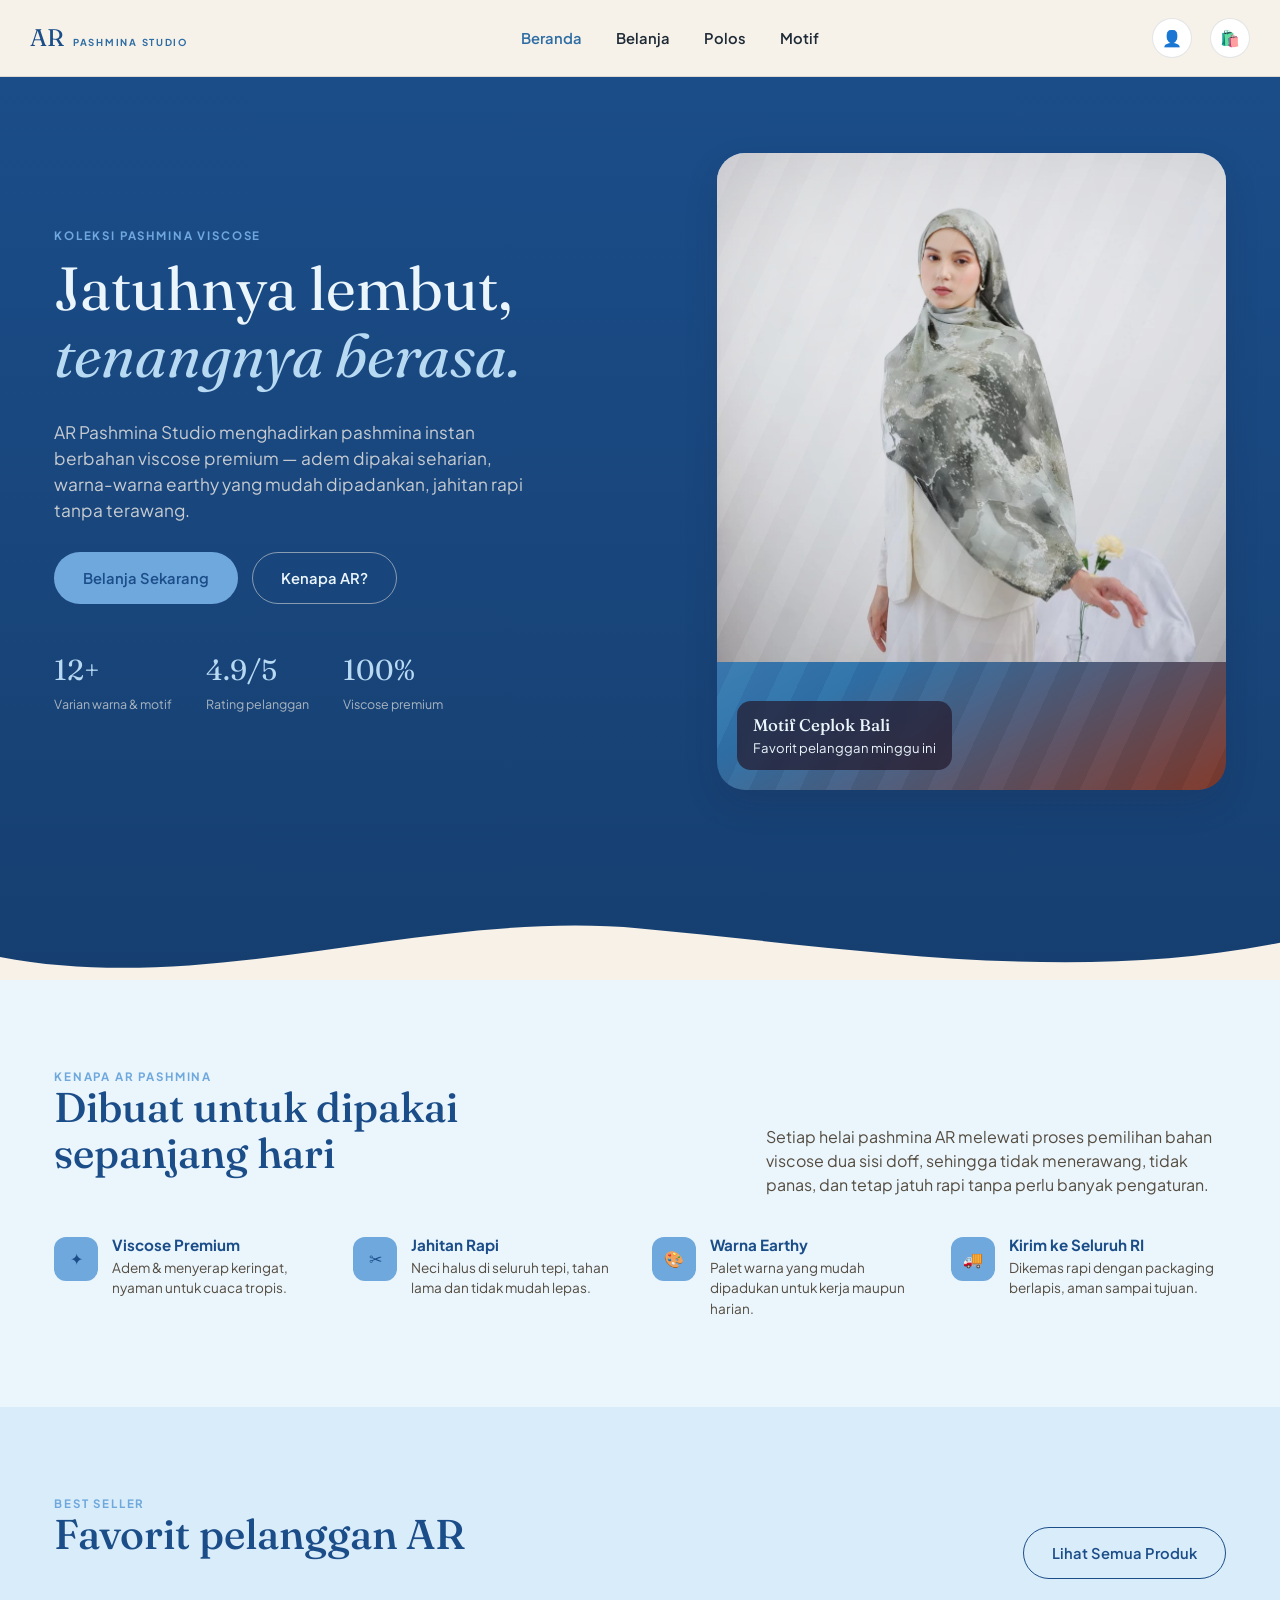
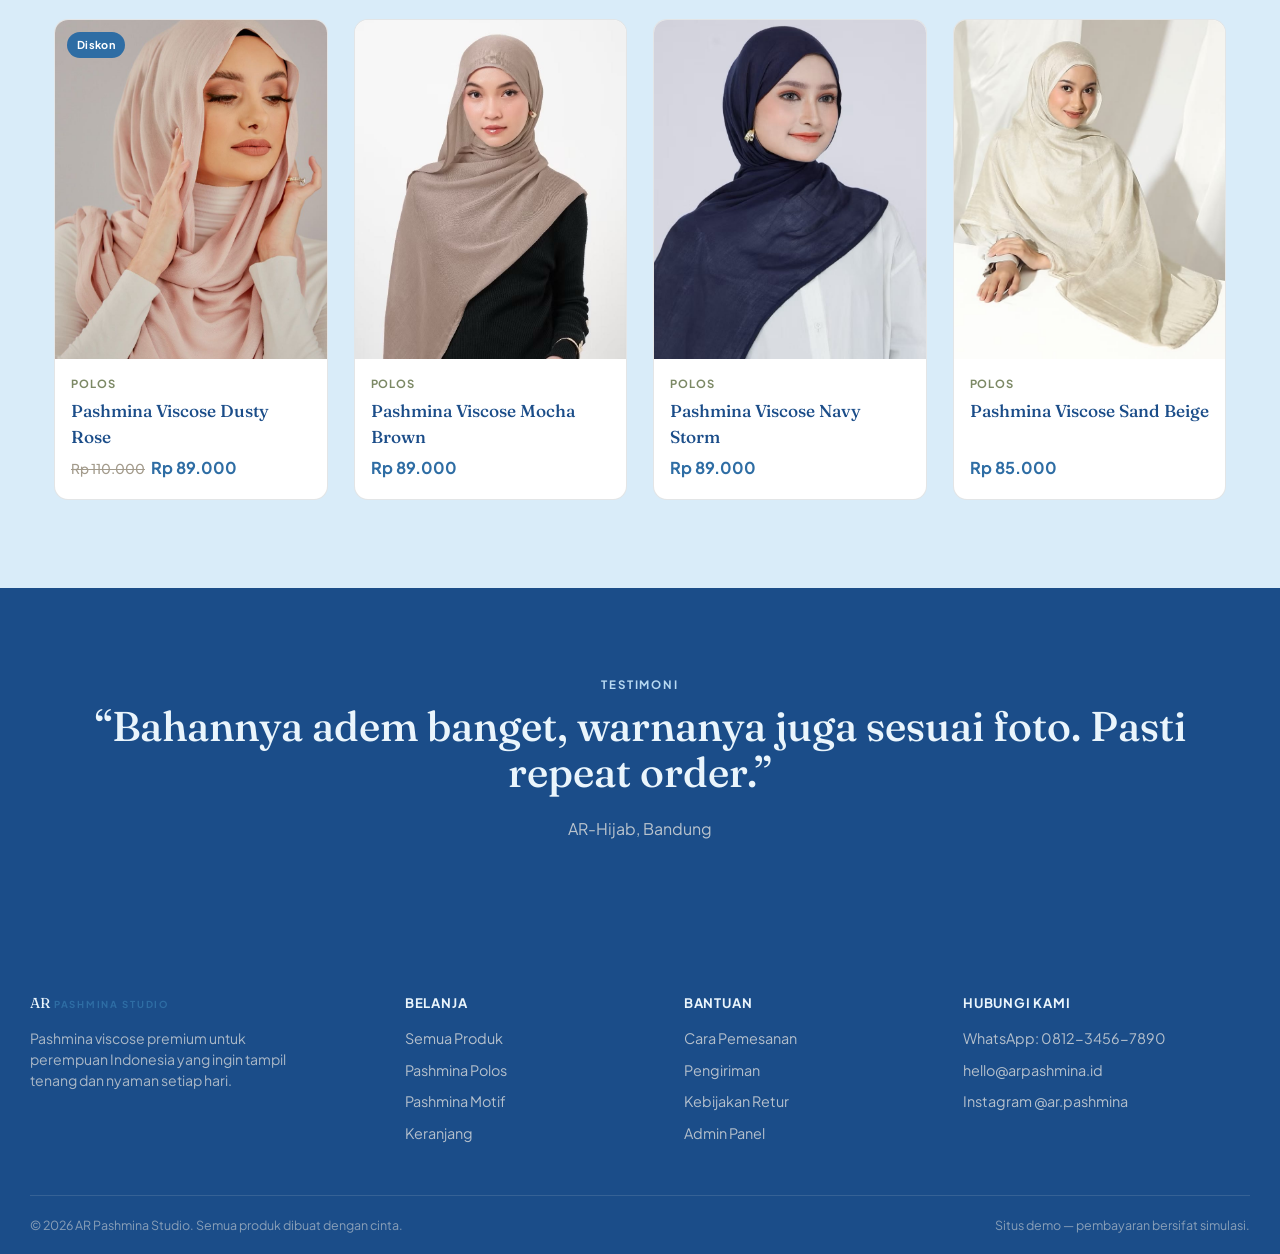
<file: index.html>
<!DOCTYPE html>
<html lang="id">
<head>
<meta charset="UTF-8">
<meta name="viewport" content="width=device-width, initial-scale=1.0">
<title>AR — Pashmina Viscose Premium</title>
<meta name="description" content="AR Pashmina — pashmina viscose premium, adem, jatuh lembut. Belanja hijab pashmina polos & motif dengan pengiriman ke seluruh Indonesia.">
<link rel="stylesheet" href="assets/css/style.css">
</head>
<body>

<header class="site-header">
  <div class="container bar">
    <a href="index.html" class="brand">AR <small>Pashmina Studio</small></a>
    <nav class="nav-links">
      <a href="index.html" class="active">Beranda</a>
      <a href="shop.html">Belanja</a>
      <a href="shop.html?cat=Polos">Polos</a>
      <a href="shop.html?cat=Motif">Motif</a>
    </nav>
    <div class="header-actions">
      <button class="nav-toggle icon-btn" aria-label="Buka menu">☰</button>
      <a href="#" class="icon-btn" data-account-btn aria-label="Masuk">👤</a>
      <a href="cart.html" class="icon-btn" aria-label="Keranjang">
        🛍️
        <span class="cart-count" data-cart-count style="display:none">0</span>
      </a>
    </div>
  </div>
</header>

<div class="container" id="welcome-banner-wrap"></div>

<section class="hero">
  <div class="container">
    <div class="hero-copy">
      <p class="eyebrow">Koleksi Pashmina Viscose</p>
      <h1>Jatuhnya lembut,<br><em>tenangnya berasa.</em></h1>
      <p class="lead">AR Pashmina Studio menghadirkan pashmina instan berbahan viscose premium — adem dipakai seharian, warna-warna earthy yang mudah dipadankan, jahitan rapi tanpa terawang.</p>
      <div class="hero-cta">
        <a href="shop.html" class="btn btn-gold">Belanja Sekarang</a>
        <a href="#kenapa-ar" class="btn btn-outline-light">Kenapa AR?</a>
      </div>
      <div class="hero-stats">
        <div><strong>12+</strong><span>Varian warna & motif</span></div>
        <div><strong>4.9/5</strong><span>Rating pelanggan</span></div>
        <div><strong>100%</strong><span>Viscose premium</span></div>
      </div>
    </div>
    <div class="hero-visual">
      <img src="assets/img/products/pashmina-print-ceplok-bali.jpg" alt="Model mengenakan AR Pashmina motif Ceplok Bali" onerror="this.style.display='none'">
      <div class="ribbon"></div>
      <div class="tag"><strong>Motif Ceplok Bali</strong>Favorit pelanggan minggu ini</div>
    </div>
  </div>
  <div class="drape">
    <svg viewBox="0 0 1440 90" preserveAspectRatio="none"><path fill="#F7F1E8" d="M0,64 C240,110 480,10 720,32 C960,54 1200,96 1440,48 L1440,100 L0,100 Z"></path></svg>
  </div>
</section>

<section class="section" id="kenapa-ar">
  <div class="container">
    <div class="section-head">
      <div>
        <p class="eyebrow">Kenapa AR Pashmina</p>
        <h2>Dibuat untuk dipakai<br>sepanjang hari</h2>
      </div>
      <p>Setiap helai pashmina AR melewati proses pemilihan bahan viscose dua sisi doff, sehingga tidak menerawang, tidak panas, dan tetap jatuh rapi tanpa perlu banyak pengaturan.</p>
    </div>
    <div class="feature-strip">
      <div class="feature">
        <div class="ic">✦</div>
        <div><h4>Viscose Premium</h4><p>Adem & menyerap keringat, nyaman untuk cuaca tropis.</p></div>
      </div>
      <div class="feature">
        <div class="ic">✂︎</div>
        <div><h4>Jahitan Rapi</h4><p>Neci halus di seluruh tepi, tahan lama dan tidak mudah lepas.</p></div>
      </div>
      <div class="feature">
        <div class="ic">🎨</div>
        <div><h4>Warna Earthy</h4><p>Palet warna yang mudah dipadukan untuk kerja maupun harian.</p></div>
      </div>
      <div class="feature">
        <div class="ic">🚚</div>
        <div><h4>Kirim ke Seluruh RI</h4><p>Dikemas rapi dengan packaging berlapis, aman sampai tujuan.</p></div>
      </div>
    </div>
  </div>
</section>

<section class="section section-alt">
  <div class="container">
    <div class="section-head">
      <div>
        <p class="eyebrow">Best Seller</p>
        <h2>Favorit pelanggan AR</h2>
      </div>
      <a href="shop.html" class="btn btn-outline">Lihat Semua Produk</a>
    </div>
    <div class="grid-products" id="featured-grid"></div>
  </div>
</section>

<section class="section section-dark">
  <div class="container text-center">
    <p class="eyebrow">Testimoni</p>
    <h2>“Bahannya adem banget, warnanya juga sesuai foto. Pasti repeat order.”</h2>
    <p style="max-width:460px;margin:16px auto 0;"> AR-Hijab, Bandung</p>
  </div>
</section>

<footer class="site-footer">
  <div class="container footer-grid">
    <div>
      <a href="index.html" class="brand" style="color:var(--ivory)">AR <small>Pashmina Studio</small></a>
      <p style="margin-top:14px;max-width:280px;color:rgba(247,241,232,.65);font-size:.88rem;">Pashmina viscose premium untuk perempuan Indonesia yang ingin tampil tenang dan nyaman setiap hari.</p>
    </div>
    <div>
      <h5>Belanja</h5>
      <a href="shop.html">Semua Produk</a>
      <a href="shop.html?cat=Polos">Pashmina Polos</a>
      <a href="shop.html?cat=Motif">Pashmina Motif</a>
      <a href="cart.html">Keranjang</a>
    </div>
    <div>
      <h5>Bantuan</h5>
      <a href="#">Cara Pemesanan</a>
      <a href="#">Pengiriman</a>
      <a href="#">Kebijakan Retur</a>
      <a href="admin/login.html">Admin Panel</a>
    </div>
    <div>
      <h5>Hubungi Kami</h5>
      <a href="#">WhatsApp: 0812-3456-7890</a>
      <a href="#">hello@arpashmina.id</a>
      <a href="#">Instagram @ar.pashmina</a>
    </div>
  </div>
  <div class="container footer-bottom">
    <span>© 2026 AR Pashmina Studio. Semua produk dibuat dengan cinta.</span>
    <span>Situs demo — pembayaran bersifat simulasi.</span>
  </div>
</footer>

<script src="assets/js/data.js"></script>
<script src="assets/js/ui.js"></script>
<script>
  const bannerWrap = document.getElementById('welcome-banner-wrap');
  const session = arGetUserSession();
  if(session){
    bannerWrap.innerHTML = `
      <div class="welcome-banner">
        <p>👋 Halo, <strong>${session.name}</strong>! Selamat datang kembali di AR Pashmina.</p>
        <a href="orders.html">Lihat Pesanan Saya →</a>
      </div>`;
  }

  const grid = document.getElementById('featured-grid');
  const featured = arGetProducts().filter(p => p.featured && p.image).slice(0,4);
  grid.innerHTML = featured.map(renderCard).join('');

  function renderCard(p){
    const img = arProductImg(p);
    const imgFallback = arPlaceholderImg(p.hex, p.color);
    const badge = p.stock === 0 ? '<span class="p-badge out">Habis</span>' : (p.oldPrice ? '<span class="p-badge">Diskon</span>' : '');
    const priceHtml = p.oldPrice
      ? `<span class="old">${arFormatIDR(p.oldPrice)}</span>${arFormatIDR(p.price)}`
      : arFormatIDR(p.price);
    return `
      <a class="p-card" href="product.html?id=${p.id}">
        <div class="p-thumb">
          <img src="${img}" alt="${p.name}" loading="lazy" onerror="this.onerror=null;this.src='${imgFallback}'">
          ${badge}
          <span class="p-quick">→</span>
        </div>
        <div class="p-body">
          <span class="p-cat">${p.category}</span>
          <span class="p-name">${p.name}</span>
          <span class="p-price">${priceHtml}</span>
        </div>
      </a>`;
  }
</script>
</body>
</html>
</file>
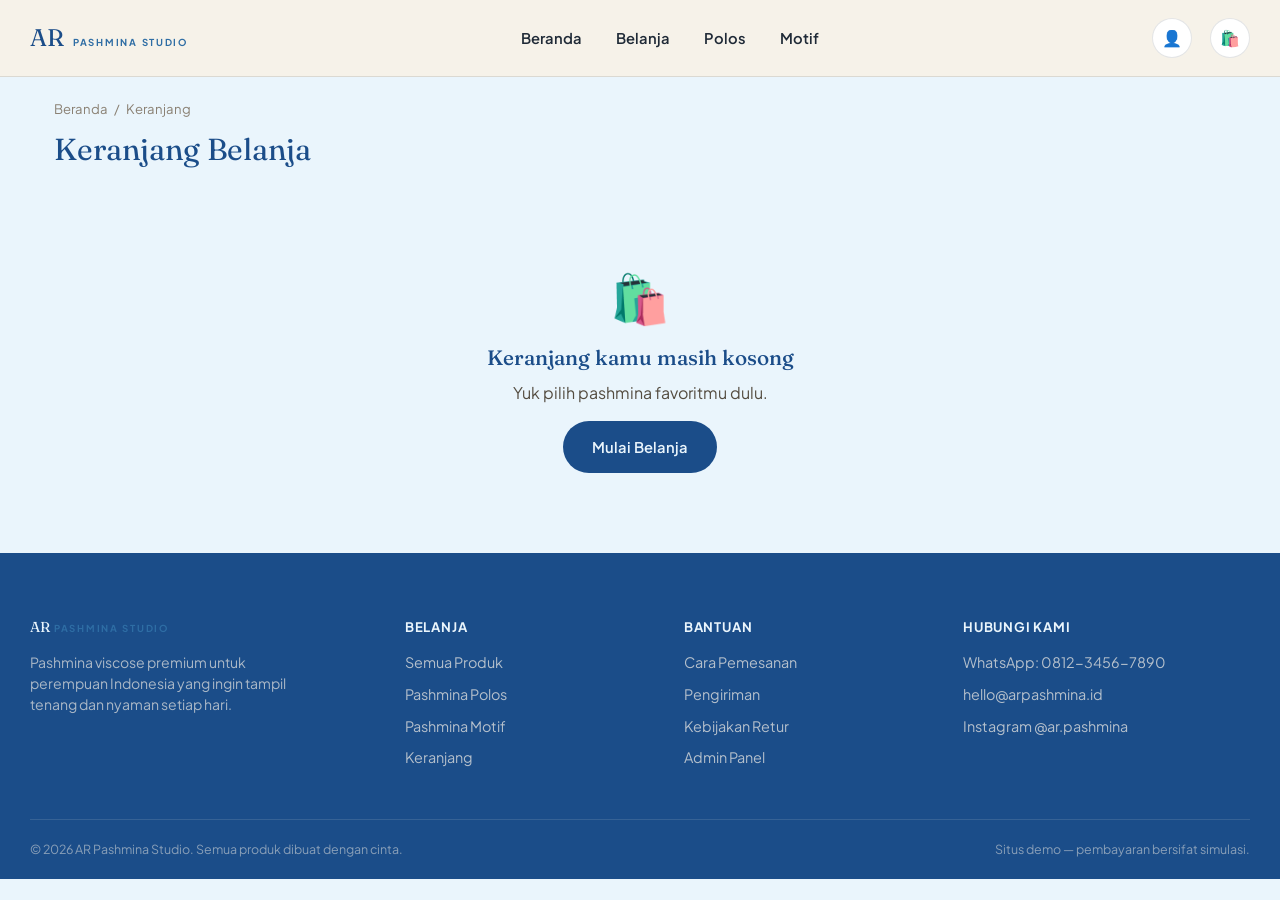
<file: cart.html>
<!DOCTYPE html>
<html lang="id">
<head>
<meta charset="UTF-8">
<meta name="viewport" content="width=device-width, initial-scale=1.0">
<title>Keranjang — AR Pashmina</title>
<link rel="stylesheet" href="assets/css/style.css">
</head>
<body>

<header class="site-header">
  <div class="container bar">
    <a href="index.html" class="brand">AR <small>Pashmina Studio</small></a>
    <nav class="nav-links">
      <a href="index.html">Beranda</a>
      <a href="shop.html">Belanja</a>
      <a href="shop.html?cat=Polos">Polos</a>
      <a href="shop.html?cat=Motif">Motif</a>
    </nav>
    <div class="header-actions">
      <button class="nav-toggle icon-btn" aria-label="Buka menu">☰</button>
      <a href="#" class="icon-btn" data-account-btn aria-label="Masuk">👤</a>
      <a href="cart.html" class="icon-btn" aria-label="Keranjang">
        🛍️
        <span class="cart-count" data-cart-count style="display:none">0</span>
      </a>
    </div>
  </div>
</header>

<div class="container">
  <p class="crumb"><a href="index.html">Beranda</a><span>/</span>Keranjang</p>
</div>

<div class="container">
  <h1 style="font-size:1.9rem;margin-top:14px;">Keranjang Belanja</h1>
  <div id="cart-wrap"></div>
</div>

<footer class="site-footer">
  <div class="container footer-grid">
    <div>
      <a href="index.html" class="brand" style="color:var(--ivory)">AR <small>Pashmina Studio</small></a>
      <p style="margin-top:14px;max-width:280px;color:rgba(247,241,232,.65);font-size:.88rem;">Pashmina viscose premium untuk perempuan Indonesia yang ingin tampil tenang dan nyaman setiap hari.</p>
    </div>
    <div>
      <h5>Belanja</h5>
      <a href="shop.html">Semua Produk</a>
      <a href="shop.html?cat=Polos">Pashmina Polos</a>
      <a href="shop.html?cat=Motif">Pashmina Motif</a>
      <a href="cart.html">Keranjang</a>
    </div>
    <div>
      <h5>Bantuan</h5>
      <a href="#">Cara Pemesanan</a>
      <a href="#">Pengiriman</a>
      <a href="#">Kebijakan Retur</a>
      <a href="admin/login.html">Admin Panel</a>
    </div>
    <div>
      <h5>Hubungi Kami</h5>
      <a href="#">WhatsApp: 0812-3456-7890</a>
      <a href="#">hello@arpashmina.id</a>
      <a href="#">Instagram @ar.pashmina</a>
    </div>
  </div>
  <div class="container footer-bottom">
    <span>© 2026 AR Pashmina Studio. Semua produk dibuat dengan cinta.</span>
    <span>Situs demo — pembayaran bersifat simulasi.</span>
  </div>
</footer>

<script src="assets/js/data.js"></script>
<script src="assets/js/ui.js"></script>
<script>
  const wrap = document.getElementById('cart-wrap');

  function render(){
    const items = arCartDetailed();

    if(items.length === 0){
      wrap.innerHTML = `
        <div class="empty-state">
          <div class="ic">🛍️</div>
          <h3>Keranjang kamu masih kosong</h3>
          <p>Yuk pilih pashmina favoritmu dulu.</p>
          <a href="shop.html" class="btn btn-primary">Mulai Belanja</a>
        </div>`;
      return;
    }

    const subtotal = arCartSubtotal();
    const shippingFee = subtotal > 0 ? 12000 : 0;
    const total = subtotal + shippingFee;

    wrap.innerHTML = `
      <div class="cart-layout">
        <div>
          ${items.map(i => `
            <div class="cart-item" data-id="${i.productId}">
              <img src="${arProductImg(i.product)}" alt="${i.product.name}" onerror="this.onerror=null;this.src='${arPlaceholderImg(i.product.hex, i.product.color)}'">
              <div>
                <h4>${i.product.name}</h4>
                <div class="meta">Warna: ${i.product.color} · ${arFormatIDR(i.product.price)} / pcs</div>
                <a class="remove" data-action="remove" data-id="${i.productId}">Hapus</a>
              </div>
              <div class="qty-stepper">
                <button type="button" data-action="minus" data-id="${i.productId}">−</button>
                <input type="text" value="${i.qty}" readonly>
                <button type="button" data-action="plus" data-id="${i.productId}">+</button>
              </div>
              <div class="line-total">${arFormatIDR(i.lineTotal)}</div>
            </div>
          `).join('')}
        </div>
        <div class="summary-card">
          <h3>Ringkasan Belanja</h3>
          <div class="summary-row"><span>Subtotal</span><span>${arFormatIDR(subtotal)}</span></div>
          <div class="summary-row"><span>Ongkos Kirim</span><span>${arFormatIDR(shippingFee)}</span></div>
          <div class="summary-row total"><span>Total</span><span>${arFormatIDR(total)}</span></div>
          <button type="button" id="checkout-btn" class="btn btn-primary btn-block" style="margin-top:16px;">Lanjut ke Checkout</button>
          ${arIsUserLoggedIn() ? '' : '<p style="font-size:.78rem;color:#8a8073;text-align:center;margin-top:8px;">Masuk atau daftar dulu untuk lanjut checkout.</p>'}
          <a href="shop.html" class="btn btn-outline btn-block" style="margin-top:10px;">Tambah Produk Lain</a>
        </div>
      </div>
    `;
  }

  wrap.addEventListener('click', (e) => {
    if(e.target.closest('#checkout-btn')){
      if(arIsUserLoggedIn()){
        location.href = 'checkout.html';
      } else {
        arToast('Silakan masuk atau daftar dulu untuk checkout.');
        location.href = 'login.html?redirect=checkout.html';
      }
      return;
    }
    const btn = e.target.closest('[data-action]');
    if(!btn) return;
    const id = btn.dataset.id;
    const action = btn.dataset.action;
    const current = arGetCart().find(i => i.productId === id);
    const product = arGetProduct(id);
    if(action === 'remove'){
      arRemoveFromCart(id);
    } else if(action === 'plus' && current){
      const max = product ? product.stock : 99;
      arUpdateCartQty(id, Math.min(max, current.qty + 1));
    } else if(action === 'minus' && current){
      arUpdateCartQty(id, current.qty - 1);
    }
    render();
  });

  render();
</script>
</body>
</html>
</file>
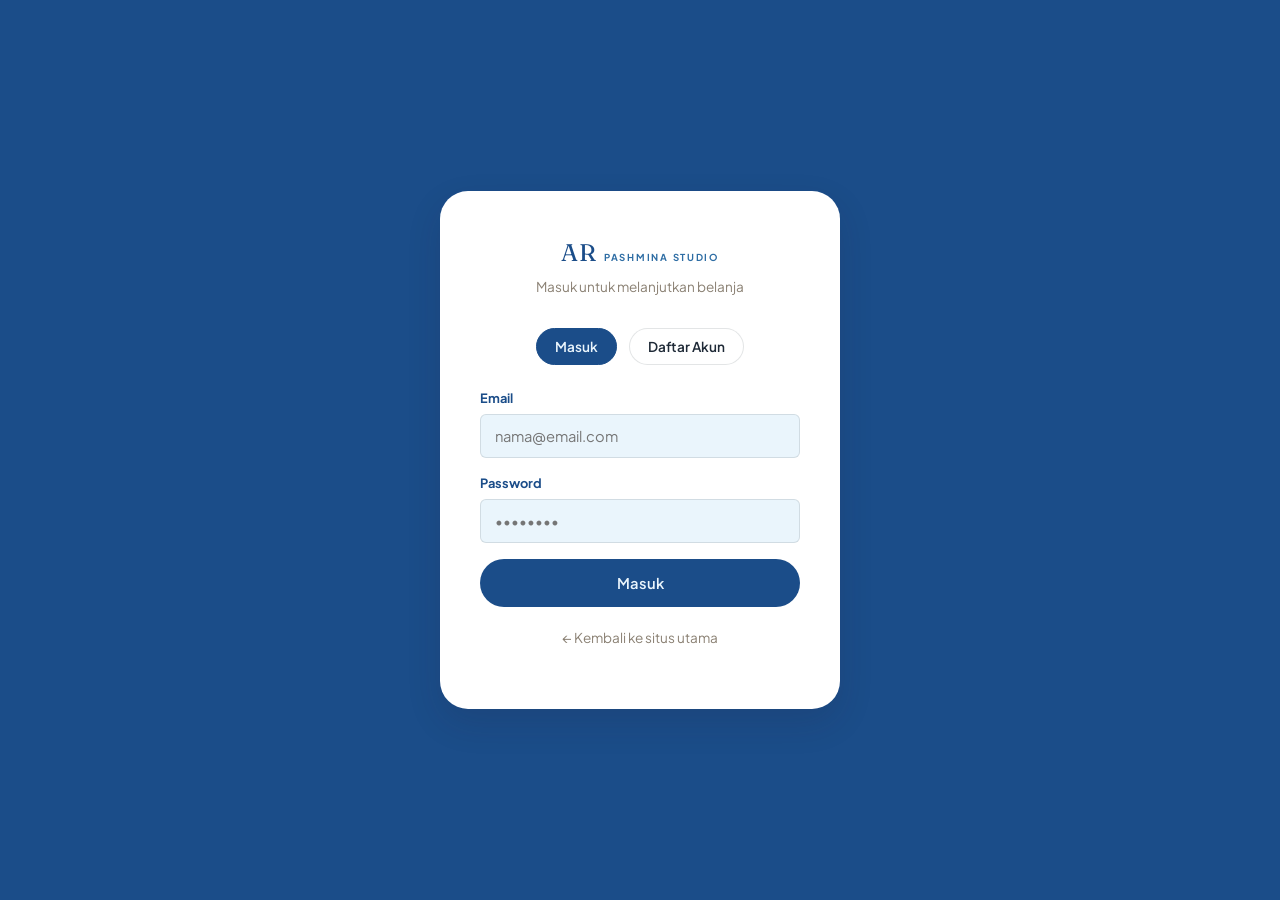
<file: checkout.html>
<!DOCTYPE html>
<html lang="id">
<head>
<meta charset="UTF-8">
<meta name="viewport" content="width=device-width, initial-scale=1.0">
<title>Checkout — AR Pashmina</title>
<link rel="stylesheet" href="assets/css/style.css">
</head>
<body>

<header class="site-header">
  <div class="container bar">
    <a href="index.html" class="brand">AR <small>Pashmina Studio</small></a>
    <nav class="nav-links">
      <a href="index.html">Beranda</a>
      <a href="shop.html">Belanja</a>
      <a href="shop.html?cat=Polos">Polos</a>
      <a href="shop.html?cat=Motif">Motif</a>
    </nav>
    <div class="header-actions">
      <a href="#" class="icon-btn" data-account-btn aria-label="Masuk">👤</a>
      <a href="cart.html" class="icon-btn" aria-label="Keranjang">
        🛍️
        <span class="cart-count" data-cart-count style="display:none">0</span>
      </a>
    </div>
  </div>
</header>

<div class="container">
  <p class="crumb"><a href="index.html">Beranda</a><span>/</span><a href="cart.html">Keranjang</a><span>/</span>Checkout</p>
</div>

<div class="container" id="checkout-wrap">
  <h1 style="font-size:1.9rem;margin-top:14px;">Checkout</h1>
</div>

<footer class="site-footer">
  <div class="container footer-bottom" style="border-top:1px solid rgba(247,241,232,.12)">
    <span>© 2026 AR Pashmina Studio.</span>
    <span>Situs demo — pembayaran bersifat simulasi, tidak ada transaksi nyata.</span>
  </div>
</footer>

<script src="assets/js/data.js"></script>
<script src="assets/js/ui.js"></script>
<script>
  // customers must be logged in to reach checkout, even via direct URL.
  // arRequireUser() redirects to login.html when there is no session.
  const __arLoggedIn = arRequireUser('checkout.html');

  const wrap = document.getElementById('checkout-wrap');
  const items = __arLoggedIn ? arCartDetailed() : [];

  if(!__arLoggedIn){
    // navigation to login.html is already in progress; render nothing here
  } else if(items.length === 0){
    wrap.innerHTML += `
      <div class="empty-state">
        <div class="ic">🧺</div>
        <h3>Keranjang kosong</h3>
        <p>Tambahkan produk dulu sebelum checkout.</p>
        <a href="shop.html" class="btn btn-primary">Belanja Sekarang</a>
      </div>`;
  } else {
    const subtotal = arCartSubtotal();
    const shippingFee = 12000;
    const total = subtotal + shippingFee;

    wrap.innerHTML += `
      <div class="checkout-layout">
        <form id="checkout-form" novalidate>
          <div class="form-card">
            <h3><span class="num">1</span> Data Penerima</h3>
            <div class="field" data-field="name">
              <label for="f-name">Nama Lengkap</label>
              <input id="f-name" name="name" type="text" placeholder="Nama penerima paket">
              <div class="field-error">Nama wajib diisi.</div>
            </div>
            <div class="field-row">
              <div class="field" data-field="phone">
                <label for="f-phone">No. WhatsApp</label>
                <input id="f-phone" name="phone" type="tel" placeholder="08xx xxxx xxxx">
                <div class="field-error">Nomor WhatsApp tidak valid.</div>
              </div>
              <div class="field" data-field="email">
                <label for="f-email">Email</label>
                <input id="f-email" name="email" type="email" placeholder="nama@email.com">
                <div class="field-error">Email tidak valid.</div>
              </div>
            </div>
            <div class="field" data-field="address">
              <label for="f-address">Alamat Lengkap</label>
              <textarea id="f-address" name="address" rows="3" placeholder="Nama jalan, nomor rumah, RT/RW, kelurahan"></textarea>
              <div class="field-error">Alamat wajib diisi.</div>
            </div>
            <div class="field-row">
              <div class="field" data-field="city">
                <label for="f-city">Kota / Kabupaten</label>
                <input id="f-city" name="city" type="text" placeholder="Contoh: Sumedang">
                <div class="field-error">Kota wajib diisi.</div>
              </div>
              <div class="field" data-field="postal">
                <label for="f-postal">Kode Pos</label>
                <input id="f-postal" name="postal" type="text" placeholder="45xxx">
                <div class="field-error">Kode pos wajib diisi.</div>
              </div>
            </div>
          </div>

          <div class="form-card">
            <h3><span class="num">2</span> Metode Pembayaran</h3>
            <div class="pay-opts" id="pay-opts">
              <div class="pay-opt selected" data-method="qris">
                <div class="ic">◈</div>
                <div><strong>QRIS</strong><span>Scan & bayar dari e-wallet / m-banking mana saja</span></div>
              </div>
              <div class="pay-detail">Contoh QRIS simulasi — kode QR akan tampil setelah pesanan dibuat.</div>

              <div class="pay-opt" data-method="transfer">
                <div class="ic">🏦</div>
                <div><strong>Transfer Bank</strong><span>BCA / Mandiri / BNI a.n. AR Pashmina Studio</span></div>
              </div>
              <div class="pay-detail">Nomor rekening contoh: BCA 1234567890 a.n. AR Pashmina Studio.</div>

              <div class="pay-opt" data-method="cod">
                <div class="ic">💵</div>
                <div><strong>Bayar di Tempat (COD)</strong><span>Bayar tunai saat paket tiba</span></div>
              </div>
              <div class="pay-detail">Tersedia untuk area tertentu. Siapkan uang pas ya.</div>
            </div>
            <div class="demo-note">⚠️ <span>Ini adalah simulasi pembayaran untuk keperluan demo — tidak ada transaksi uang sungguhan yang diproses.</span></div>
          </div>
        </form>

        <div class="summary-card">
          <h3>Ringkasan Pesanan</h3>
          <div style="max-height:220px;overflow-y:auto;margin-bottom:14px;">
            ${items.map(i => `
              <div style="display:flex;justify-content:space-between;font-size:.85rem;padding:8px 0;border-bottom:1px solid var(--line);">
                <span>${i.product.name} × ${i.qty}</span>
                <strong>${arFormatIDR(i.lineTotal)}</strong>
              </div>
            `).join('')}
          </div>
          <div class="summary-row"><span>Subtotal</span><span>${arFormatIDR(subtotal)}</span></div>
          <div class="summary-row"><span>Ongkos Kirim</span><span>${arFormatIDR(shippingFee)}</span></div>
          <div class="summary-row total"><span>Total Bayar</span><span>${arFormatIDR(total)}</span></div>
          <button class="btn btn-primary btn-block" id="place-order-btn" style="margin-top:16px;">Buat Pesanan</button>
          <a href="cart.html" class="btn btn-outline btn-block" style="margin-top:10px;">Kembali ke Keranjang</a>
        </div>
      </div>
    `;

    // payment method selection
    let selectedMethod = 'qris';
    const payOpts = document.getElementById('pay-opts');
    payOpts.addEventListener('click', (e) => {
      const opt = e.target.closest('.pay-opt');
      if(!opt) return;
      payOpts.querySelectorAll('.pay-opt').forEach(o => o.classList.remove('selected'));
      opt.classList.add('selected');
      selectedMethod = opt.dataset.method;
    });

    // validation + submit
    const form = document.getElementById('checkout-form');

    // convenience: prefill from the logged-in customer's saved profile
    const __session = arGetUserSession();
    if(__session){
      const __profile = arGetUsers().find(u => u.id === __session.id);
      if(__profile){
        form.name.value = __profile.name || '';
        form.email.value = __profile.email || '';
        form.phone.value = __profile.phone || '';
      }
    }

    const validators = {
      name: v => v.trim().length >= 3,
      phone: v => /^0[0-9]{9,13}$/.test(v.trim()),
      email: v => /^[^\s@]+@[^\s@]+\.[^\s@]+$/.test(v.trim()),
      address: v => v.trim().length >= 10,
      city: v => v.trim().length >= 2,
      postal: v => /^[0-9]{5}$/.test(v.trim()),
    };

    function validateField(name){
      const fieldEl = form.querySelector(`[data-field="${name}"]`);
      const input = fieldEl.querySelector('input, textarea');
      const ok = validators[name](input.value);
      fieldEl.classList.toggle('invalid', !ok);
      return ok;
    }

    document.getElementById('place-order-btn').addEventListener('click', () => {
      const names = Object.keys(validators);
      const results = names.map(validateField);
      const allOk = results.every(Boolean);
      if(!allOk){
        arToast('Cek kembali data yang belum lengkap ya.');
        form.querySelector('.invalid input, .invalid textarea')?.focus();
        return;
      }

      const customer = {
        name: form.name.value.trim(),
        phone: form.phone.value.trim(),
        email: form.email.value.trim(),
        address: form.address.value.trim(),
        city: form.city.value.trim(),
        postal: form.postal.value.trim(),
      };

      const order = arCreateOrder({
        customer,
        payment: selectedMethod,
        items: items.map(i => ({ productId: i.productId, name: i.product.name, price: i.product.price, qty: i.qty })),
        subtotal,
        shippingFee,
        total,
      });

      arSaveCart([]);
      location.href = `order-success.html?id=${order.id}`;
    });
  }
</script>
</body>
</html>
</file>
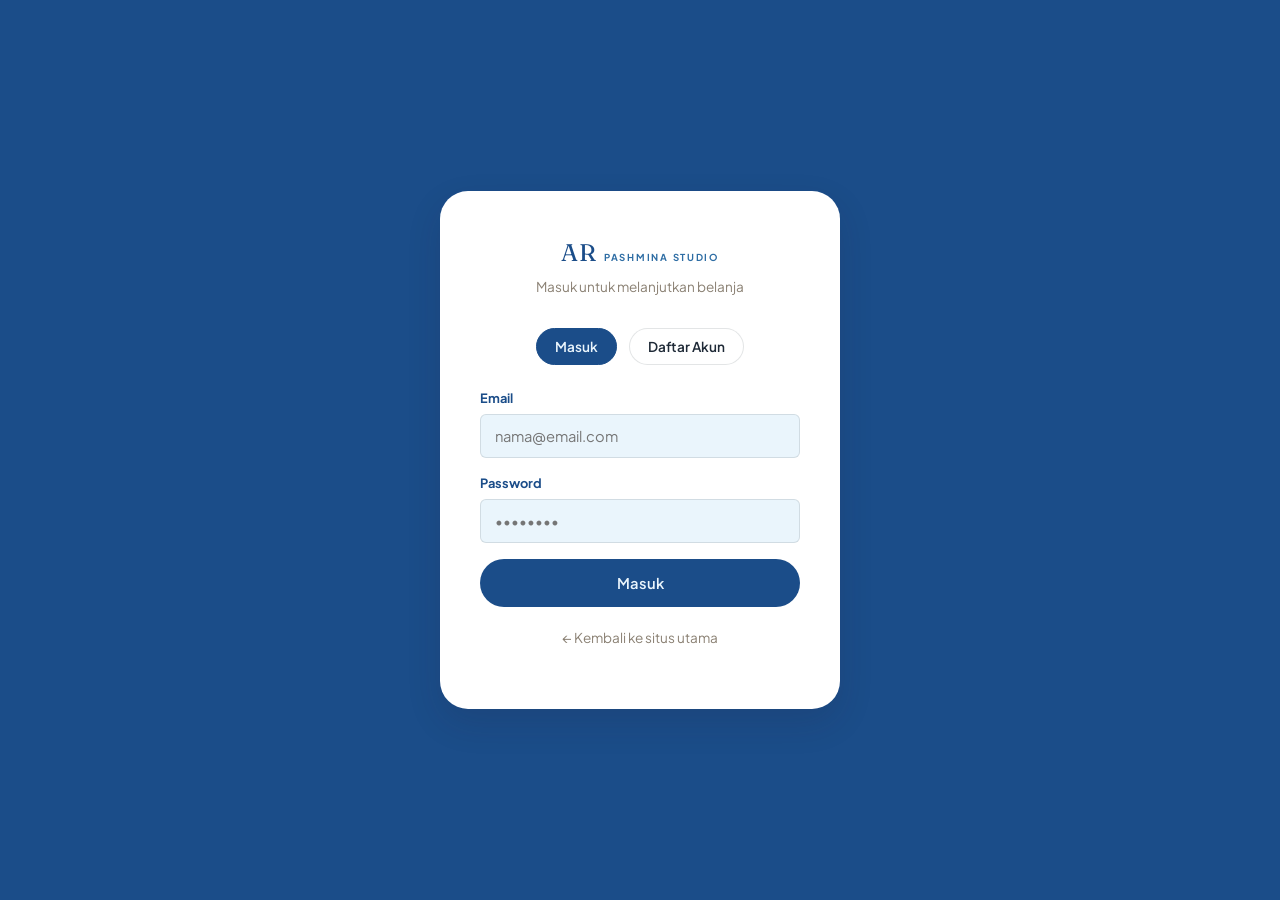
<file: login.html>
<!DOCTYPE html>
<html lang="id">
<head>
<meta charset="UTF-8">
<meta name="viewport" content="width=device-width, initial-scale=1.0">
<title>Masuk / Daftar — AR Pashmina</title>
<link rel="stylesheet" href="assets/css/style.css">
</head>
<body class="admin-body">

<div class="admin-login-wrap">
  <div class="admin-login-card">
    <a href="index.html" class="brand">AR <small>Pashmina Studio</small></a>
    <p class="sub" id="auth-sub">Masuk untuk melanjutkan belanja</p>

    <div class="pill-row" style="justify-content:center;margin-bottom:24px;">
      <button type="button" class="pill active" data-tab="login">Masuk</button>
      <button type="button" class="pill" data-tab="register">Daftar Akun</button>
    </div>

    <div class="login-error" id="auth-error"></div>

    <!-- LOGIN -->
    <form id="login-form">
      <div class="field">
        <label for="li-email">Email</label>
        <input id="li-email" type="email" placeholder="nama@email.com" autocomplete="username">
      </div>
      <div class="field">
        <label for="li-pass">Password</label>
        <input id="li-pass" type="password" placeholder="••••••••" autocomplete="current-password">
      </div>
      <button type="submit" class="btn btn-primary btn-block">Masuk</button>
    </form>

    <!-- REGISTER -->
    <form id="register-form" style="display:none;">
      <div class="field">
        <label for="re-name">Nama Lengkap</label>
        <input id="re-name" type="text" placeholder="Nama kamu" autocomplete="name">
      </div>
      <div class="field">
        <label for="re-email">Email</label>
        <input id="re-email" type="email" placeholder="nama@email.com" autocomplete="email">
      </div>
      <div class="field">
        <label for="re-phone">No. WhatsApp</label>
        <input id="re-phone" type="tel" placeholder="08xx xxxx xxxx" autocomplete="tel">
      </div>
      <div class="field">
        <label for="re-pass">Password</label>
        <input id="re-pass" type="password" placeholder="Minimal 6 karakter" autocomplete="new-password">
      </div>
      <button type="submit" class="btn btn-primary btn-block">Daftar & Masuk</button>
    </form>

    <p style="text-align:center;margin-top:18px;"><a href="index.html" style="font-size:.85rem;color:#8a8073;">← Kembali ke situs utama</a></p>
  </div>
</div>

<script src="assets/js/data.js"></script>
<script>
  const params = new URLSearchParams(location.search);
  const redirectTo = params.get('redirect') || 'index.html';

  // already logged in? go straight back
  if(arIsUserLoggedIn()){
    location.href = redirectTo;
  }

  const sub = document.getElementById('auth-sub');
  const errorBox = document.getElementById('auth-error');
  const loginForm = document.getElementById('login-form');
  const registerForm = document.getElementById('register-form');
  const tabs = document.querySelectorAll('[data-tab]');

  function showTab(tab){
    tabs.forEach(t => t.classList.toggle('active', t.dataset.tab === tab));
    loginForm.style.display = tab === 'login' ? 'block' : 'none';
    registerForm.style.display = tab === 'register' ? 'block' : 'none';
    sub.textContent = tab === 'login' ? 'Masuk untuk melanjutkan belanja' : 'Buat akun baru dalam hitungan detik';
    errorBox.style.display = 'none';
  }
  tabs.forEach(t => t.addEventListener('click', () => showTab(t.dataset.tab)));

  function showError(msg){
    errorBox.textContent = msg;
    errorBox.style.display = 'block';
  }

  loginForm.addEventListener('submit', (e) => {
    e.preventDefault();
    const email = document.getElementById('li-email').value.trim();
    const pass = document.getElementById('li-pass').value;
    if(!email || !pass){ showError('Isi email dan password terlebih dahulu.'); return; }

    const result = arLoginUser(email, pass);
    if(result.ok){
      arToastFallback('Berhasil masuk. Selamat belanja!');
      location.href = redirectTo;
    } else {
      showError(result.error);
    }
  });

  registerForm.addEventListener('submit', (e) => {
    e.preventDefault();
    const name = document.getElementById('re-name').value.trim();
    const email = document.getElementById('re-email').value.trim();
    const phone = document.getElementById('re-phone').value.trim();
    const pass = document.getElementById('re-pass').value;

    if(name.length < 3){ showError('Nama minimal 3 karakter.'); return; }
    if(!/^[^\s@]+@[^\s@]+\.[^\s@]+$/.test(email)){ showError('Format email tidak valid.'); return; }
    if(!/^0[0-9]{9,13}$/.test(phone)){ showError('Nomor WhatsApp tidak valid.'); return; }
    if(pass.length < 6){ showError('Password minimal 6 karakter.'); return; }

    const result = arRegisterUser({ name, email, phone, password: pass });
    if(!result.ok){ showError(result.error); return; }

    arLoginUser(email, pass);
    location.href = redirectTo;
  });

  // ui.js isn't loaded on this page (keeps it lightweight); tiny local toast fallback
  function arToastFallback(message){
    let el = document.getElementById('ar-toast');
    if(!el){
      el = document.createElement('div');
      el.id = 'ar-toast';
      el.className = 'toast';
      document.body.appendChild(el);
    }
    el.textContent = message;
    el.classList.add('show');
    setTimeout(() => el.classList.remove('show'), 2400);
  }
</script>
</body>
</html>
</file>
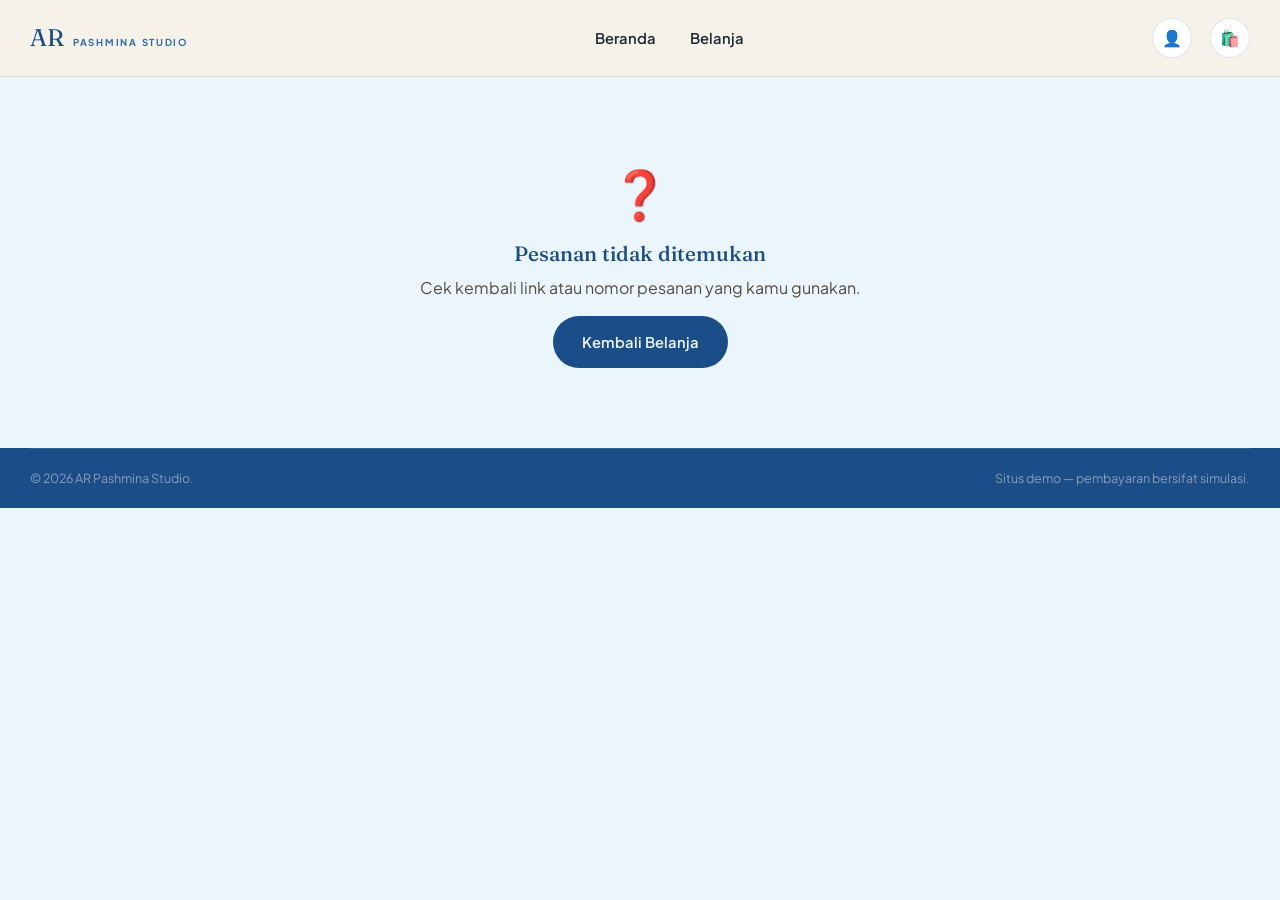
<file: order-success.html>
<!DOCTYPE html>
<html lang="id">
<head>
<meta charset="UTF-8">
<meta name="viewport" content="width=device-width, initial-scale=1.0">
<title>Pesanan Berhasil — AR Pashmina</title>
<link rel="stylesheet" href="assets/css/style.css">
</head>
<body>

<header class="site-header">
  <div class="container bar">
    <a href="index.html" class="brand">AR <small>Pashmina Studio</small></a>
    <nav class="nav-links">
      <a href="index.html">Beranda</a>
      <a href="shop.html">Belanja</a>
    </nav>
    <div class="header-actions">
      <a href="#" class="icon-btn" data-account-btn aria-label="Masuk">👤</a>
      <a href="cart.html" class="icon-btn" aria-label="Keranjang">
        🛍️
        <span class="cart-count" data-cart-count style="display:none">0</span>
      </a>
    </div>
  </div>
</header>

<div class="container" id="success-wrap"></div>

<footer class="site-footer">
  <div class="container footer-bottom" style="border-top:1px solid rgba(247,241,232,.12)">
    <span>© 2026 AR Pashmina Studio.</span>
    <span>Situs demo — pembayaran bersifat simulasi.</span>
  </div>
</footer>

<script src="assets/js/data.js"></script>
<script src="assets/js/ui.js"></script>
<script>
  const params = new URLSearchParams(location.search);
  const orderId = params.get('id');
  const wrap = document.getElementById('success-wrap');

  function render(){
    const order = arGetOrder(orderId);

    if(!order){
      wrap.innerHTML = `
        <div class="empty-state">
          <div class="ic">❓</div>
          <h3>Pesanan tidak ditemukan</h3>
          <p>Cek kembali link atau nomor pesanan yang kamu gunakan.</p>
          <a href="shop.html" class="btn btn-primary">Kembali Belanja</a>
        </div>`;
      return;
    }

    wrap.innerHTML = `
      <div class="success-box">
        <div class="success-icon">✓</div>
        <h1 style="font-size:1.8rem;">Pesanan Berhasil Dibuat!</h1>
        <p>Terima kasih, ${order.customer.name}. Pesananmu sudah kami terima dan akan segera diproses.</p>

        <div class="order-id-box">
          <div style="font-size:.78rem;color:#8a8073;margin-bottom:6px;">Nomor Pesanan · ${arFormatDate(order.createdAt)}</div>
          <div class="id-row">
            <span class="id">${order.id}</span>
            <button type="button" class="copy-btn" id="copy-id-btn" title="Salin nomor pesanan">⧉</button>
          </div>
        </div>

        <div id="order-tracking">${arOrderDetailHtml(order)}</div>

        <p style="font-size:.8rem;color:#8a8073;">Situs demo — pembayaran bersifat simulasi, tidak ada transaksi uang sungguhan.</p>

        <div class="hero-cta" style="justify-content:center;">
          <a href="orders.html" class="btn btn-primary">📦 Pesanan Saya</a>
          <a href="shop.html" class="btn btn-outline">Belanja Lagi</a>
        </div>
        <p style="font-size:.8rem;color:#8a8073;margin-top:16px;">Status pengiriman di halaman ini diperbarui otomatis begitu penjual memprosesnya — tidak perlu konfirmasi manual.</p>
      </div>
    `;

    document.getElementById('copy-id-btn').addEventListener('click', () => {
      arCopyToClipboard(order.id, () => arToast('Nomor pesanan disalin'));
    });

    const confirmBtn = wrap.querySelector('[data-confirm-payment]');
    if(confirmBtn){
      confirmBtn.addEventListener('click', () => {
        if(arConfirmCustomerPayment(confirmBtn.dataset.confirmPayment)){
          arToast('Pembayaran dikonfirmasi. Terima kasih! 🎉');
          render();
        }
      });
    }
  }

  render();

  // if the seller updates this order's status in another tab (Admin Panel),
  // reflect it here immediately without needing a manual refresh
  window.addEventListener('storage', (e) => {
    if(e.key === AR_KEYS.ORDERS) render();
  });
</script>
</body>
</html>
</file>
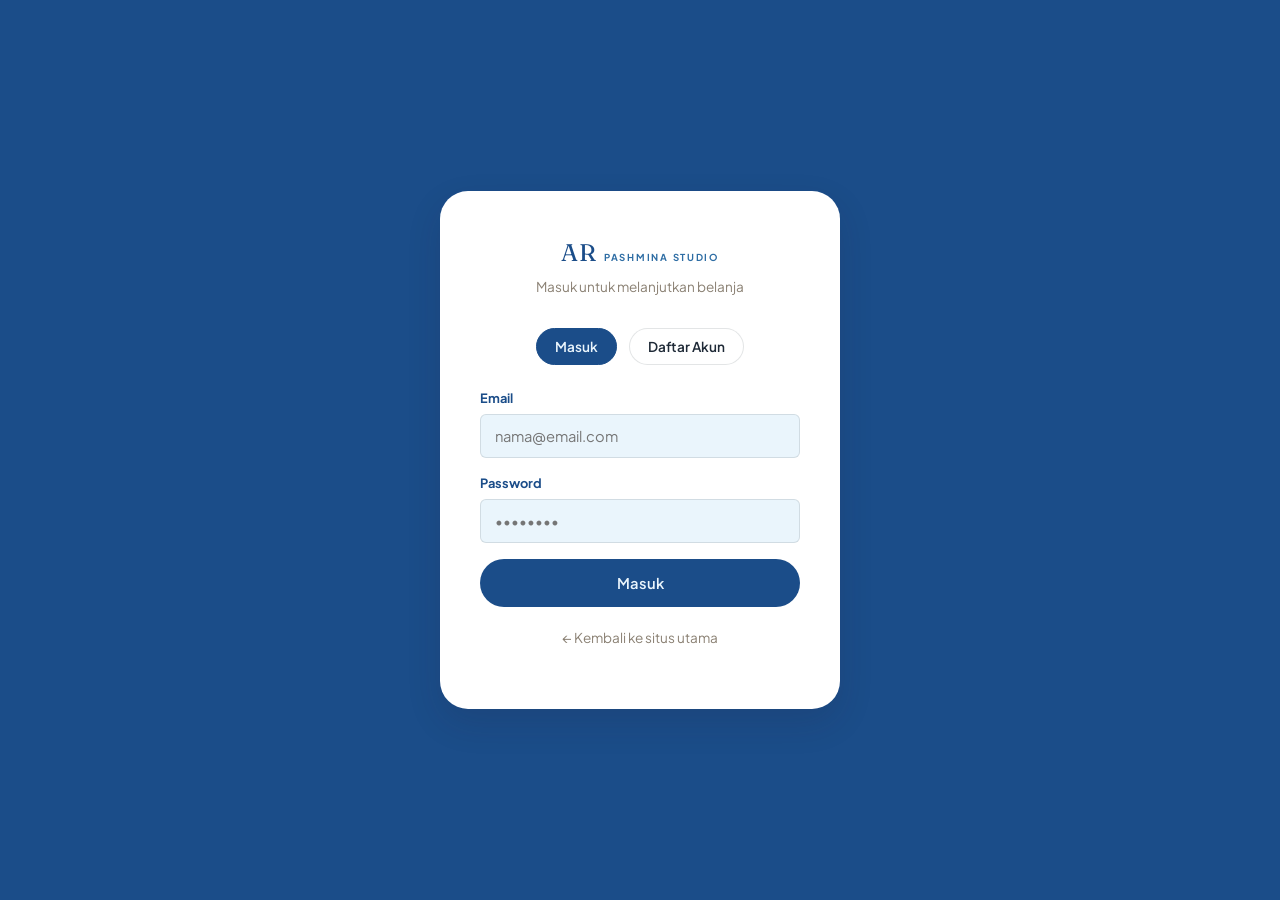
<file: orders.html>
<!DOCTYPE html>
<html lang="id">
<head>
<meta charset="UTF-8">
<meta name="viewport" content="width=device-width, initial-scale=1.0">
<title>Pesanan Saya — AR Pashmina</title>
<link rel="stylesheet" href="assets/css/style.css">
</head>
<body>

<header class="site-header">
  <div class="container bar">
    <a href="index.html" class="brand">AR <small>Pashmina Studio</small></a>
    <nav class="nav-links">
      <a href="index.html">Beranda</a>
      <a href="shop.html">Belanja</a>
      <a href="shop.html?cat=Polos">Polos</a>
      <a href="shop.html?cat=Motif">Motif</a>
    </nav>
    <div class="header-actions">
      <a href="#" class="icon-btn" data-account-btn aria-label="Masuk">👤</a>
      <a href="cart.html" class="icon-btn" aria-label="Keranjang">
        🛍️
        <span class="cart-count" data-cart-count style="display:none">0</span>
      </a>
    </div>
  </div>
</header>

<div class="container">
  <p class="crumb"><a href="index.html">Beranda</a><span>/</span>Pesanan Saya</p>
</div>

<div class="container">
  <h1 style="font-size:1.9rem;margin-top:14px;">Pesanan Saya</h1>
  <p style="color:#8a8073;margin-top:-8px;">Pantau status pengiriman setiap pesananmu di sini — statusnya diperbarui otomatis begitu diproses penjual.</p>
  <div id="orders-wrap" style="margin-top:22px;"></div>
</div>

<div class="container" id="detail-wrap"></div>

<footer class="site-footer">
  <div class="container footer-bottom" style="border-top:1px solid rgba(247,241,232,.12)">
    <span>© 2026 AR Pashmina Studio.</span>
    <span>Situs demo — pembayaran bersifat simulasi.</span>
  </div>
</footer>

<script src="assets/js/data.js"></script>
<script src="assets/js/ui.js"></script>
<script>
  // customers must be logged in to see their own orders
  const __arLoggedIn = arRequireUser('orders.html');
  const listWrap = document.getElementById('orders-wrap');
  const detailWrap = document.getElementById('detail-wrap');

  const statusBadge = (s) => `<span class="badge badge-${s}">${AR_STATUS_LABEL[s] || s}</span>`;

  let openId = new URLSearchParams(location.search).get('id');

  function renderList(){
    if(!__arLoggedIn) return;
    const orders = arGetMyOrders();

    if(orders.length === 0){
      listWrap.innerHTML = `
        <div class="empty-state">
          <div class="ic">🧾</div>
          <h3>Belum ada pesanan</h3>
          <p>Yuk mulai belanja pashmina favoritmu.</p>
          <a href="shop.html" class="btn btn-primary">Belanja Sekarang</a>
        </div>`;
      detailWrap.innerHTML = '';
      return;
    }

    listWrap.innerHTML = orders.map(o => `
      <div class="order-list-card">
        <div>
          <div class="id">${o.id}</div>
          <div class="meta">${arFormatDate(o.createdAt)} · ${o.items.length} produk</div>
        </div>
        <div class="right">
          <span class="amount">${arFormatIDR(o.total)}</span>
          ${statusBadge(o.status)}
          <button type="button" class="btn btn-outline" data-view="${o.id}" style="padding:8px 16px;font-size:.82rem;">${openId === o.id ? 'Tutup' : 'Lihat Detail'}</button>
        </div>
      </div>
    `).join('');

    renderDetail();
  }

  function renderDetail(){
    if(!openId){ detailWrap.innerHTML = ''; return; }
    const order = arGetOrder(openId);
    if(!order || !arGetMyOrders().some(o => o.id === order.id)){ detailWrap.innerHTML = ''; return; }

    detailWrap.innerHTML = `
      <div class="success-card" style="max-width:620px;margin:0 auto 30px;">
        <h4>Detail Pesanan ${order.id}</h4>
        ${arOrderDetailHtml(order)}
      </div>`;
  }

  listWrap.addEventListener('click', (e) => {
    const btn = e.target.closest('[data-view]');
    if(!btn) return;
    openId = openId === btn.dataset.view ? null : btn.dataset.view;
    renderList();
    if(openId) detailWrap.scrollIntoView({ behavior:'smooth', block:'start' });
  });

  detailWrap.addEventListener('click', (e) => {
    const btn = e.target.closest('[data-confirm-payment]');
    if(!btn) return;
    if(arConfirmCustomerPayment(btn.dataset.confirmPayment)){
      arToast('Pembayaran dikonfirmasi. Terima kasih! 🎉');
      renderList();
    }
  });

  renderList();

  // reflect status changes made by the admin (e.g. in another tab) live
  window.addEventListener('storage', (e) => {
    if(e.key === AR_KEYS.ORDERS) renderList();
  });
</script>
</body>
</html>
</file>
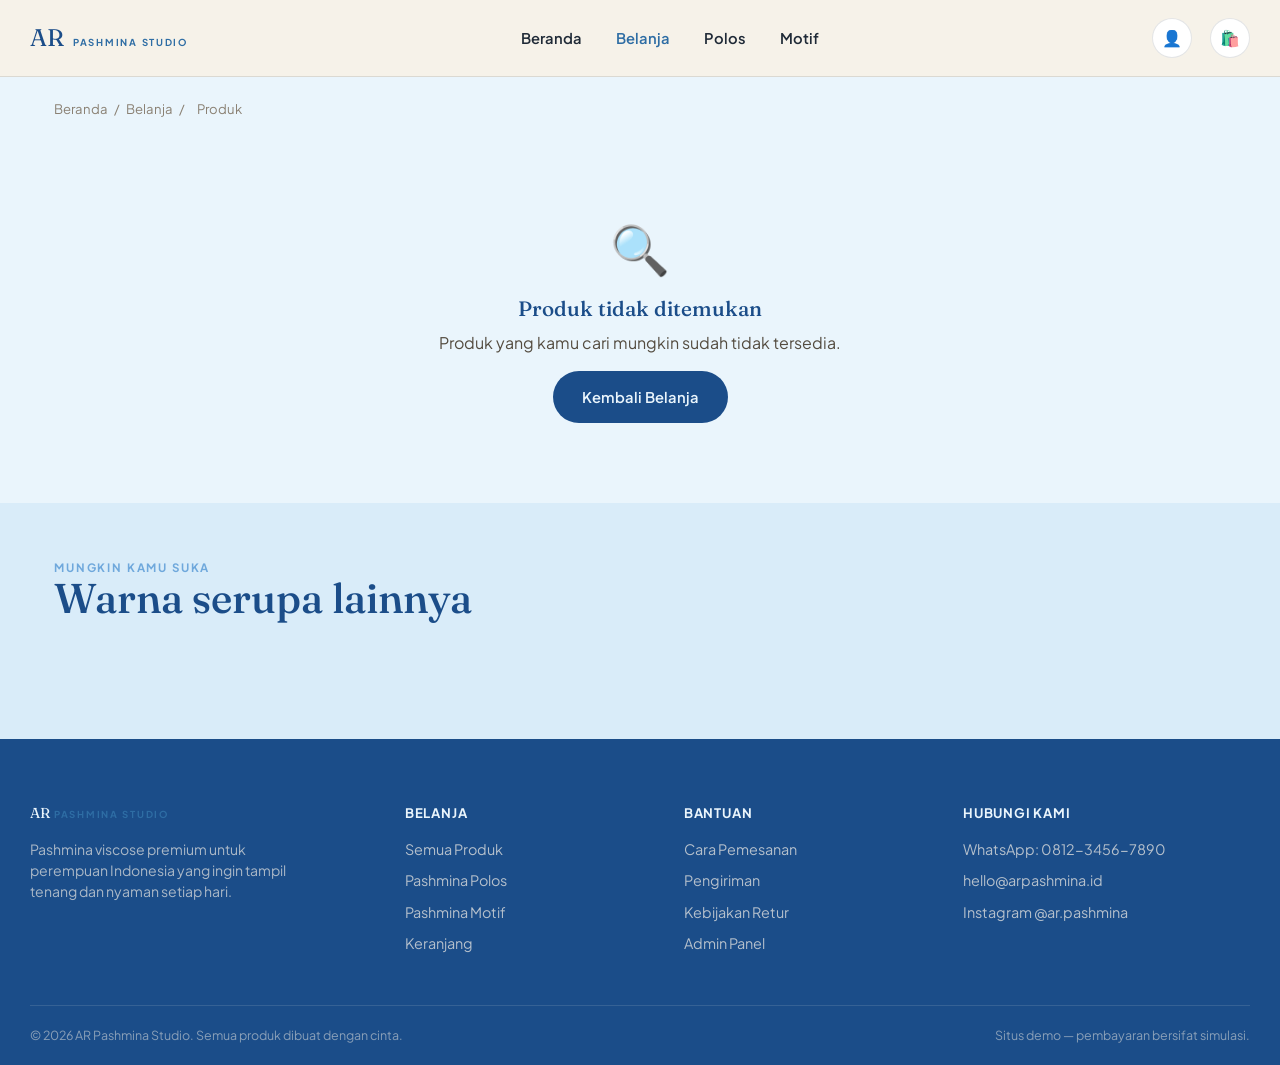
<file: product.html>
<!DOCTYPE html>
<html lang="id">
<head>
<meta charset="UTF-8">
<meta name="viewport" content="width=device-width, initial-scale=1.0">
<title>Detail Produk — AR Pashmina</title>
<link rel="stylesheet" href="assets/css/style.css">
</head>
<body>

<header class="site-header">
  <div class="container bar">
    <a href="index.html" class="brand">AR <small>Pashmina Studio</small></a>
    <nav class="nav-links">
      <a href="index.html">Beranda</a>
      <a href="shop.html" class="active">Belanja</a>
      <a href="shop.html?cat=Polos">Polos</a>
      <a href="shop.html?cat=Motif">Motif</a>
    </nav>
    <div class="header-actions">
      <button class="nav-toggle icon-btn" aria-label="Buka menu">☰</button>
      <a href="#" class="icon-btn" data-account-btn aria-label="Masuk">👤</a>
      <a href="cart.html" class="icon-btn" aria-label="Keranjang">
        🛍️
        <span class="cart-count" data-cart-count style="display:none">0</span>
      </a>
    </div>
  </div>
</header>

<div class="container">
  <p class="crumb"><a href="index.html">Beranda</a><span>/</span><a href="shop.html">Belanja</a><span>/</span><span id="crumb-name">Produk</span></p>
</div>

<div class="container" id="pd-wrap"></div>

<section class="section section-alt tight">
  <div class="container">
    <div class="section-head">
      <div>
        <p class="eyebrow">Mungkin Kamu Suka</p>
        <h2>Warna serupa lainnya</h2>
      </div>
    </div>
    <div class="grid-products" id="related-grid"></div>
  </div>
</section>

<footer class="site-footer">
  <div class="container footer-grid">
    <div>
      <a href="index.html" class="brand" style="color:var(--ivory)">AR <small>Pashmina Studio</small></a>
      <p style="margin-top:14px;max-width:280px;color:rgba(247,241,232,.65);font-size:.88rem;">Pashmina viscose premium untuk perempuan Indonesia yang ingin tampil tenang dan nyaman setiap hari.</p>
    </div>
    <div>
      <h5>Belanja</h5>
      <a href="shop.html">Semua Produk</a>
      <a href="shop.html?cat=Polos">Pashmina Polos</a>
      <a href="shop.html?cat=Motif">Pashmina Motif</a>
      <a href="cart.html">Keranjang</a>
    </div>
    <div>
      <h5>Bantuan</h5>
      <a href="#">Cara Pemesanan</a>
      <a href="#">Pengiriman</a>
      <a href="#">Kebijakan Retur</a>
      <a href="admin/login.html">Admin Panel</a>
    </div>
    <div>
      <h5>Hubungi Kami</h5>
      <a href="#">WhatsApp: 0812-3456-7890</a>
      <a href="#">hello@arpashmina.id</a>
      <a href="#">Instagram @ar.pashmina</a>
    </div>
  </div>
  <div class="container footer-bottom">
    <span>© 2026 AR Pashmina Studio. Semua produk dibuat dengan cinta.</span>
    <span>Situs demo — pembayaran bersifat simulasi.</span>
  </div>
</footer>

<script src="assets/js/data.js"></script>
<script src="assets/js/ui.js"></script>
<script>
  const params = new URLSearchParams(location.search);
  const id = params.get('id');
  const product = id ? arGetProduct(id) : null;
  const wrap = document.getElementById('pd-wrap');

  if(!product){
    wrap.innerHTML = `<div class="empty-state"><div class="ic">🔍</div><h3>Produk tidak ditemukan</h3><p>Produk yang kamu cari mungkin sudah tidak tersedia.</p><a href="shop.html" class="btn btn-primary">Kembali Belanja</a></div>`;
  } else {
    document.title = product.name + ' — AR Pashmina';
    document.getElementById('crumb-name').textContent = product.name;
    const img = arProductImg(product);
    const imgFallback = arPlaceholderImg(product.hex, product.color);
    const stockLabel = product.stock === 0
      ? '<span class="pd-stock low">● Stok habis</span>'
      : product.stock <= 5
        ? `<span class="pd-stock low">● Sisa ${product.stock} pcs — buruan!</span>`
        : `<span class="pd-stock">● Tersedia (${product.stock} pcs)</span>`;
    const priceHtml = product.oldPrice
      ? `<span class="old">${arFormatIDR(product.oldPrice)}</span><span class="now">${arFormatIDR(product.price)}</span>`
      : `<span class="now">${arFormatIDR(product.price)}</span>`;

    wrap.innerHTML = `
      <div class="pd-grid">
        <div>
          <div class="pd-gallery-main"><img src="${img}" alt="${product.name}" onerror="this.onerror=null;this.src='${imgFallback}'"></div>
        </div>
        <div class="pd-info">
          <span class="p-cat">${product.category} · SKU ${product.sku}</span>
          <h1>${product.name}</h1>
          <div class="pd-price-row">${priceHtml}</div>
          ${stockLabel}
          <p class="pd-desc">${product.desc}</p>

          <div class="pd-block">
            <label>Warna: ${product.color}</label>
            <div class="color-opts">
              <div class="color-opt active"><span class="dot" style="background:${product.hex}"></span>${product.color}</div>
            </div>
          </div>

          <div class="pd-block">
            <label>Jumlah</label>
            <div class="qty-row">
              <div class="qty-stepper">
                <button type="button" id="qty-minus" aria-label="Kurangi">−</button>
                <input type="text" id="qty-input" value="1" inputmode="numeric" readonly>
                <button type="button" id="qty-plus" aria-label="Tambah">+</button>
              </div>
              <span style="font-size:.82rem;color:#8a8073;">Stok tersedia: ${product.stock}</span>
            </div>
          </div>

          <div class="pd-actions">
            <button class="btn btn-primary btn-block" id="add-cart-btn" ${product.stock === 0 ? 'disabled' : ''}>
              ${product.stock === 0 ? 'Stok Habis' : 'Tambah ke Keranjang'}
            </button>
            <a href="cart.html" class="btn btn-outline">Lihat Keranjang</a>
          </div>

          <div class="trust-row">
            <div>🚚 Kirim ke seluruh Indonesia</div>
            <div>🔄 Retur 3 hari</div>
            <div>✅ Bahan 100% viscose</div>
          </div>
        </div>
      </div>
    `;

    const qtyInput = document.getElementById('qty-input');
    document.getElementById('qty-minus').addEventListener('click', () => {
      qtyInput.value = Math.max(1, parseInt(qtyInput.value) - 1);
    });
    document.getElementById('qty-plus').addEventListener('click', () => {
      qtyInput.value = Math.min(product.stock, parseInt(qtyInput.value) + 1);
    });
    const addBtn = document.getElementById('add-cart-btn');
    if(addBtn){
      addBtn.addEventListener('click', () => {
        arAddToCart(product.id, parseInt(qtyInput.value));
        arToast(`${product.name} ditambahkan ke keranjang`);
      });
    }

    // related products: same category, excluding current
    const related = arGetProducts().filter(p => p.category === product.category && p.id !== product.id && p.image).slice(0,4);
    document.getElementById('related-grid').innerHTML = related.map(p => {
      const rImg = arProductImg(p);
      const rImgFallback = arPlaceholderImg(p.hex, p.color);
      const rBadge = p.stock === 0 ? '<span class="p-badge out">Habis</span>' : '';
      return `
      <a class="p-card" href="product.html?id=${p.id}">
        <div class="p-thumb"><img src="${rImg}" alt="${p.name}" loading="lazy" onerror="this.onerror=null;this.src='${rImgFallback}'">${rBadge}<span class="p-quick">→</span></div>
        <div class="p-body">
          <span class="p-cat">${p.category}</span>
          <span class="p-name">${p.name}</span>
          <span class="p-price">${arFormatIDR(p.price)}</span>
        </div>
      </a>`;
    }).join('');
  }
</script>
</body>
</html>
</file>
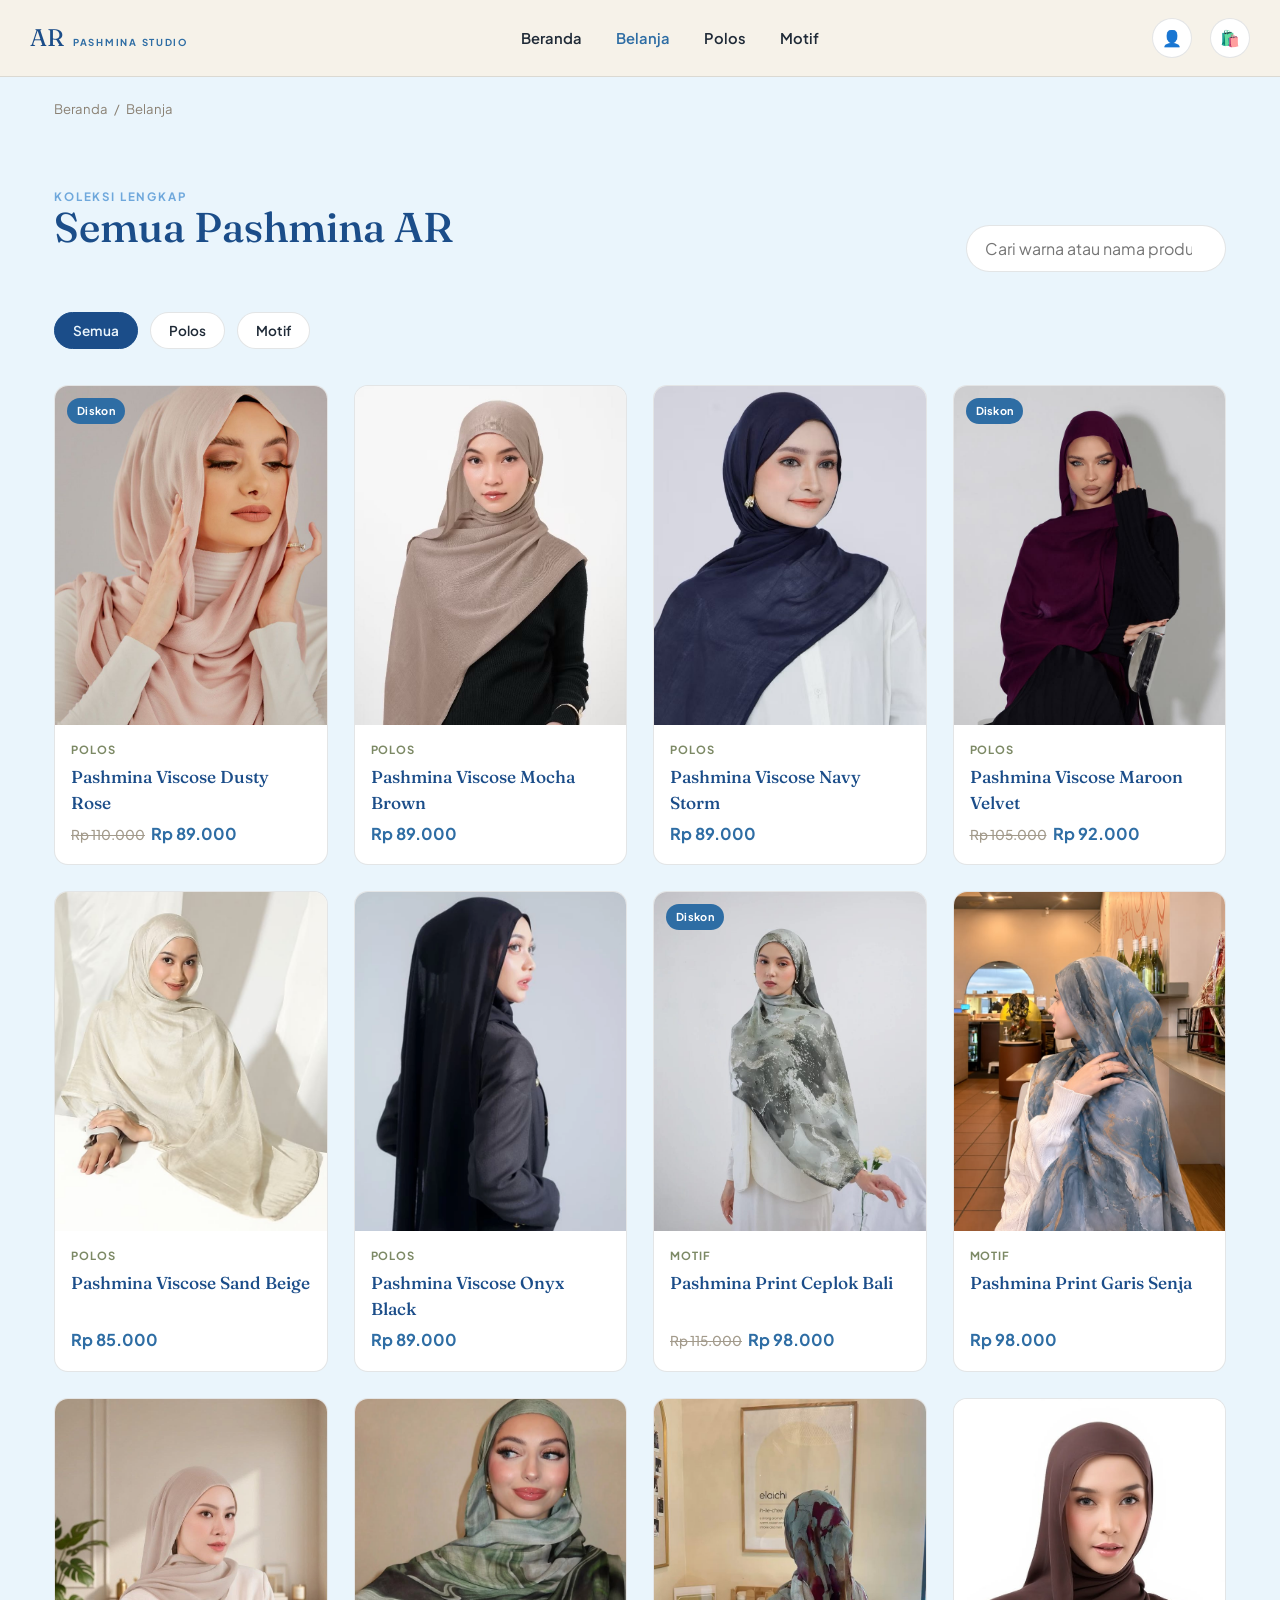
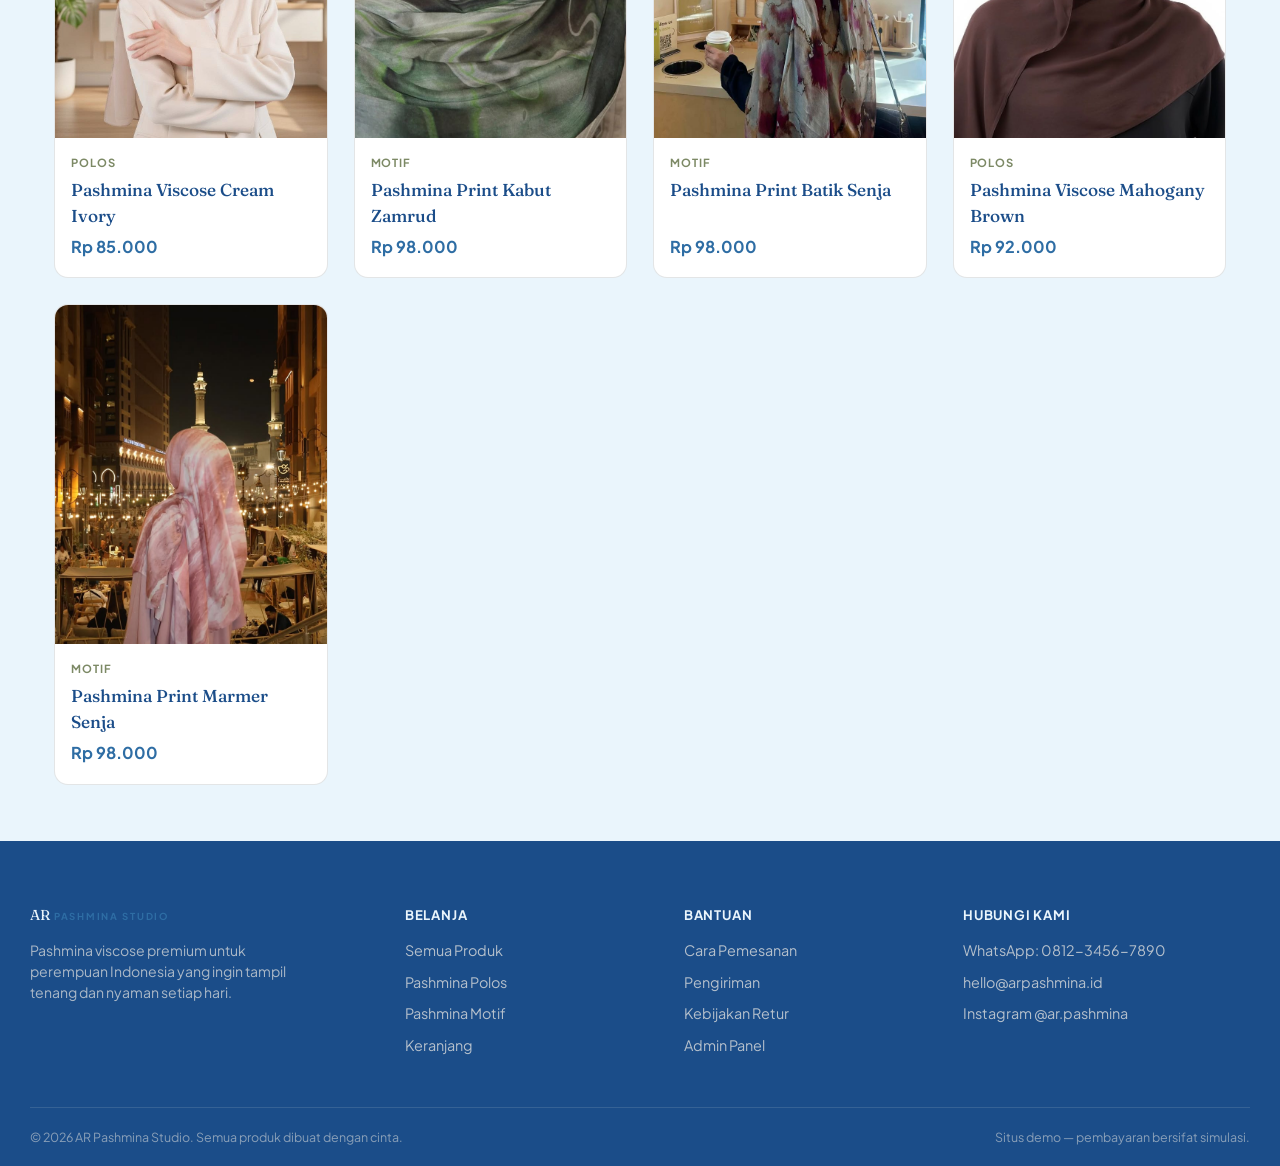
<file: shop.html>
<!DOCTYPE html>
<html lang="id">
<head>
<meta charset="UTF-8">
<meta name="viewport" content="width=device-width, initial-scale=1.0">
<title>Belanja Pashmina — AR</title>
<link rel="stylesheet" href="assets/css/style.css">
</head>
<body>

<header class="site-header">
  <div class="container bar">
    <a href="index.html" class="brand">AR <small>Pashmina Studio</small></a>
    <nav class="nav-links">
      <a href="index.html">Beranda</a>
      <a href="shop.html" class="active">Belanja</a>
      <a href="shop.html?cat=Polos">Polos</a>
      <a href="shop.html?cat=Motif">Motif</a>
    </nav>
    <div class="header-actions">
      <button class="nav-toggle icon-btn" aria-label="Buka menu">☰</button>
      <a href="#" class="icon-btn" data-account-btn aria-label="Masuk">👤</a>
      <a href="cart.html" class="icon-btn" aria-label="Keranjang">
        🛍️
        <span class="cart-count" data-cart-count style="display:none">0</span>
      </a>
    </div>
  </div>
</header>

<div class="container">
  <p class="crumb"><a href="index.html">Beranda</a><span>/</span>Belanja</p>
</div>

<section class="section tight">
  <div class="container">
    <div class="section-head">
      <div>
        <p class="eyebrow">Koleksi Lengkap</p>
        <h2>Semua Pashmina AR</h2>
      </div>
      <input id="search-input" type="search" placeholder="Cari warna atau nama produk…" style="padding:12px 18px;border-radius:999px;border:1px solid var(--line);min-width:260px;background:#fff;">
    </div>

    <div class="pill-row" id="pill-row">
      <button class="pill" data-cat="all">Semua</button>
      <button class="pill" data-cat="Polos">Polos</button>
      <button class="pill" data-cat="Motif">Motif</button>
    </div>

    <div class="grid-products" id="product-grid"></div>
    <p id="empty-msg" style="display:none;text-align:center;padding:60px 0;color:#8a8073;">Tidak ada produk yang cocok dengan pencarianmu.</p>
  </div>
</section>

<footer class="site-footer">
  <div class="container footer-grid">
    <div>
      <a href="index.html" class="brand" style="color:var(--ivory)">AR <small>Pashmina Studio</small></a>
      <p style="margin-top:14px;max-width:280px;color:rgba(247,241,232,.65);font-size:.88rem;">Pashmina viscose premium untuk perempuan Indonesia yang ingin tampil tenang dan nyaman setiap hari.</p>
    </div>
    <div>
      <h5>Belanja</h5>
      <a href="shop.html">Semua Produk</a>
      <a href="shop.html?cat=Polos">Pashmina Polos</a>
      <a href="shop.html?cat=Motif">Pashmina Motif</a>
      <a href="cart.html">Keranjang</a>
    </div>
    <div>
      <h5>Bantuan</h5>
      <a href="#">Cara Pemesanan</a>
      <a href="#">Pengiriman</a>
      <a href="#">Kebijakan Retur</a>
      <a href="admin/login.html">Admin Panel</a>
    </div>
    <div>
      <h5>Hubungi Kami</h5>
      <a href="#">WhatsApp: 0812-3456-7890</a>
      <a href="#">hello@arpashmina.id</a>
      <a href="#">Instagram @ar.pashmina</a>
    </div>
  </div>
  <div class="container footer-bottom">
    <span>© 2026 AR Pashmina Studio. Semua produk dibuat dengan cinta.</span>
    <span>Situs demo — pembayaran bersifat simulasi.</span>
  </div>
</footer>

<script src="assets/js/data.js"></script>
<script src="assets/js/ui.js"></script>
<script>
  const params = new URLSearchParams(location.search);
  let activeCat = params.get('cat') || 'all';
  let query = '';

  const grid = document.getElementById('product-grid');
  const emptyMsg = document.getElementById('empty-msg');
  const pillRow = document.getElementById('pill-row');
  const searchInput = document.getElementById('search-input');

  function syncPills(){
    pillRow.querySelectorAll('.pill').forEach(btn => {
      btn.classList.toggle('active', btn.dataset.cat === activeCat);
    });
  }

  function render(){
    const all = arGetProducts();
    const filtered = all.filter(p => {
      if(!p.image) return false; // hide products without a real photo yet
      const catOk = activeCat === 'all' || p.category === activeCat;
      const q = query.trim().toLowerCase();
      const qOk = !q || p.name.toLowerCase().includes(q) || p.color.toLowerCase().includes(q);
      return catOk && qOk;
    });

    grid.innerHTML = filtered.map(renderCard).join('');
    emptyMsg.style.display = filtered.length ? 'none' : 'block';
  }

  function renderCard(p){
    const img = arProductImg(p);
    const imgFallback = arPlaceholderImg(p.hex, p.color);
    const badge = p.stock === 0 ? '<span class="p-badge out">Habis</span>' : (p.oldPrice ? '<span class="p-badge">Diskon</span>' : '');
    const priceHtml = p.oldPrice
      ? `<span class="old">${arFormatIDR(p.oldPrice)}</span>${arFormatIDR(p.price)}`
      : arFormatIDR(p.price);
    return `
      <a class="p-card" href="product.html?id=${p.id}">
        <div class="p-thumb">
          <img src="${img}" alt="${p.name}" loading="lazy" onerror="this.onerror=null;this.src='${imgFallback}'">
          ${badge}
          <span class="p-quick">→</span>
        </div>
        <div class="p-body">
          <span class="p-cat">${p.category}</span>
          <span class="p-name">${p.name}</span>
          <span class="p-price">${priceHtml}</span>
        </div>
      </a>`;
  }

  pillRow.addEventListener('click', (e) => {
    const btn = e.target.closest('.pill');
    if(!btn) return;
    activeCat = btn.dataset.cat;
    syncPills();
    render();
  });

  searchInput.addEventListener('input', (e) => {
    query = e.target.value;
    render();
  });

  syncPills();
  render();
</script>
</body>
</html>
</file>
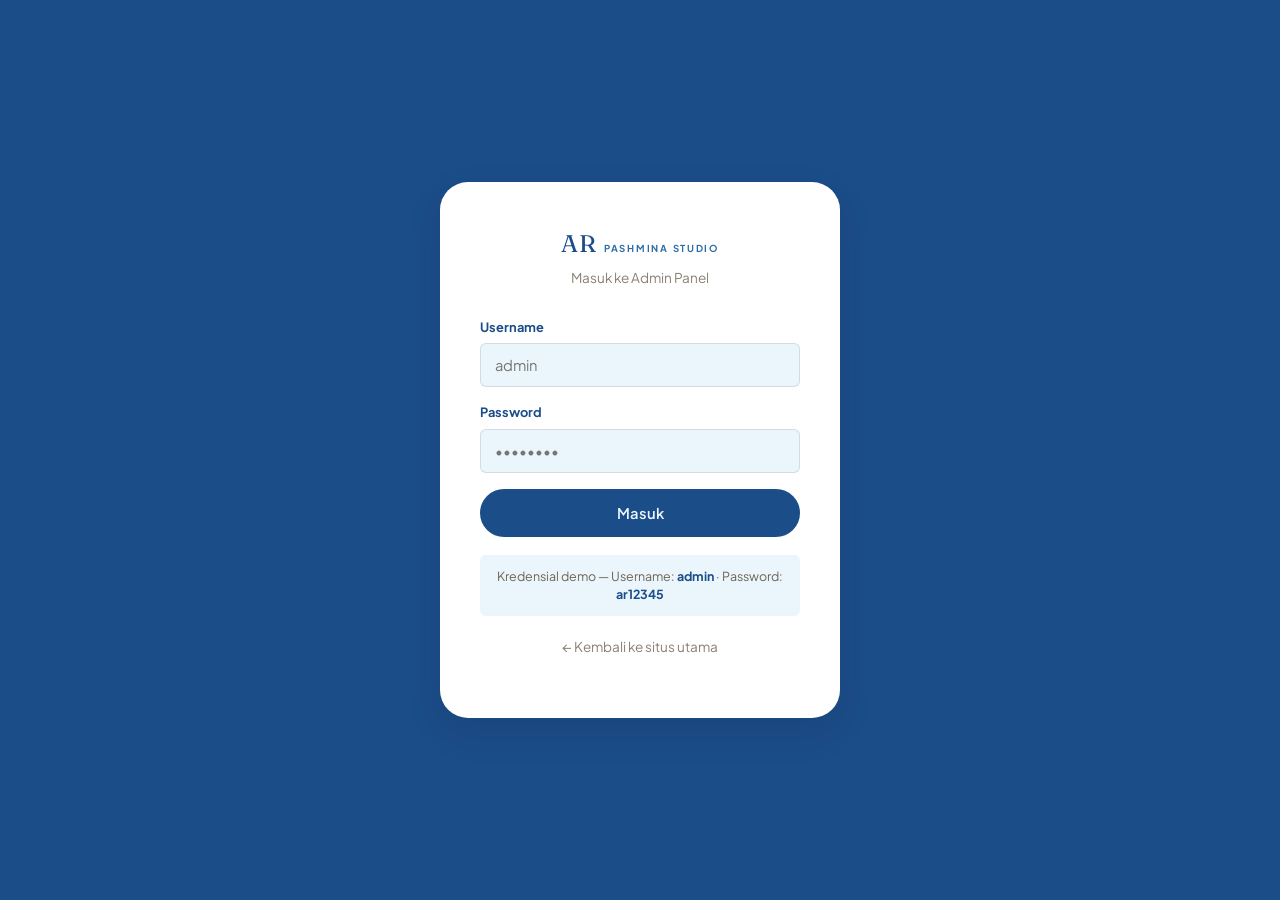
<file: admin/dashboard.html>
<!DOCTYPE html>
<html lang="id">
<head>
<meta charset="UTF-8">
<meta name="viewport" content="width=device-width, initial-scale=1.0">
<title>Dashboard — Admin AR Pashmina</title>
<link rel="stylesheet" href="../assets/css/style.css">
</head>
<body class="admin-body">

<div class="admin-shell">
  <aside class="admin-side">
    <div class="admin-brand">AR <small>ADMIN</small></div>
    <nav class="admin-nav" id="admin-nav"></nav>
    <div class="spacer"></div>
    <a href="#" class="logout" id="admin-logout">⎋ Keluar</a>
  </aside>

  <main class="admin-main">
    <div class="admin-topbar">
      <button class="icon-btn mobile-only" id="admin-toggle" style="display:none">☰</button>
      <div>
        <h1>Dashboard</h1>
        <div class="sub" id="welcome-msg">Ringkasan performa toko AR Pashmina.</div>
      </div>
      <a href="../index.html" target="_blank" class="btn btn-outline btn-sm">Lihat Situs →</a>
    </div>

    <div class="stat-grid" id="stat-grid"></div>

    <div class="panel">
      <div class="panel-head">
        <h3>Pesanan Terbaru</h3>
        <a href="orders.html" class="btn btn-outline btn-sm">Lihat Semua</a>
      </div>
      <div style="overflow-x:auto;">
        <table class="data-table">
          <thead>
            <tr><th>No. Pesanan</th><th>Pelanggan</th><th>Tanggal</th><th>Total</th><th>Status</th></tr>
          </thead>
          <tbody id="recent-orders-body"></tbody>
        </table>
      </div>
    </div>

    <div class="panel">
      <div class="panel-head">
        <h3>Stok Menipis</h3>
        <a href="products.html" class="btn btn-outline btn-sm">Kelola Produk</a>
      </div>
      <div style="overflow-x:auto;">
        <table class="data-table">
          <thead><tr><th>Produk</th><th>Kategori</th><th>Harga</th><th>Stok</th></tr></thead>
          <tbody id="low-stock-body"></tbody>
        </table>
      </div>
    </div>
  </main>
</div>

<script src="../assets/js/data.js"></script>
<script src="../assets/js/admin.js"></script>
<script>
  arRequireAdmin();
  arRenderAdminSidebar('dashboard');

  const session = arGet(AR_KEYS.ADMIN_SESSION, {});
  document.getElementById('welcome-msg').textContent = `Selamat datang kembali, ${session.user || 'admin'}.`;

  const orders = arGetOrders();
  const products = arGetProducts();

  const totalRevenue = orders.filter(o => o.status !== 'cancelled').reduce((s,o) => s + o.total, 0);
  const pendingCount = orders.filter(o => o.status === 'pending').length;
  const lowStock = products.filter(p => p.stock > 0 && p.stock <= 10);
  const outOfStock = products.filter(p => p.stock === 0);

  document.getElementById('stat-grid').innerHTML = `
    <div class="stat-card">
      <div class="lbl">Total Pendapatan</div>
      <div class="val">${arFormatIDR(totalRevenue)}</div>
      <div class="delta">Dari ${orders.length} pesanan</div>
    </div>
    <div class="stat-card">
      <div class="lbl">Pesanan Baru</div>
      <div class="val">${pendingCount}</div>
      <div class="delta ${pendingCount ? 'down' : ''}">${pendingCount ? 'Perlu diproses' : 'Semua sudah diproses'}</div>
    </div>
    <div class="stat-card">
      <div class="lbl">Total Produk</div>
      <div class="val">${products.length}</div>
      <div class="delta">${outOfStock.length} produk stok habis</div>
    </div>
    <div class="stat-card">
      <div class="lbl">Stok Menipis</div>
      <div class="val">${lowStock.length}</div>
      <div class="delta ${lowStock.length ? 'down' : ''}">≤ 10 pcs tersisa</div>
    </div>
  `;

  const statusBadge = (s) => `<span class="badge badge-${s}">${({pending:'Menunggu',paid:'Dibayar',shipped:'Dikirim',completed:'Selesai',cancelled:'Dibatalkan'})[s] || s}</span>`;

  document.getElementById('recent-orders-body').innerHTML = orders.slice(0,6).map(o => `
    <tr>
      <td><strong>${o.id}</strong></td>
      <td>${o.customer.name}</td>
      <td>${arFormatDate(o.createdAt)}</td>
      <td>${arFormatIDR(o.total)}</td>
      <td>${statusBadge(o.status)}</td>
    </tr>
  `).join('') || `<tr><td colspan="5" style="text-align:center;color:#8a8073;padding:30px;">Belum ada pesanan masuk.</td></tr>`;

  document.getElementById('low-stock-body').innerHTML = lowStock.concat(outOfStock).map(p => `
    <tr>
      <td class="row-prod"><span class="swatch" style="width:30px;height:38px;border-radius:6px;background:${p.hex}"></span><div><strong>${p.name}</strong></div></td>
      <td>${p.category}</td>
      <td>${arFormatIDR(p.price)}</td>
      <td>${p.stock === 0 ? '<span class="badge badge-out">Habis</span>' : `<span class="badge badge-low">${p.stock} pcs</span>`}</td>
    </tr>
  `).join('') || `<tr><td colspan="4" style="text-align:center;color:#8a8073;padding:30px;">Semua stok aman.</td></tr>`;
</script>
</body>
</html>
</file>
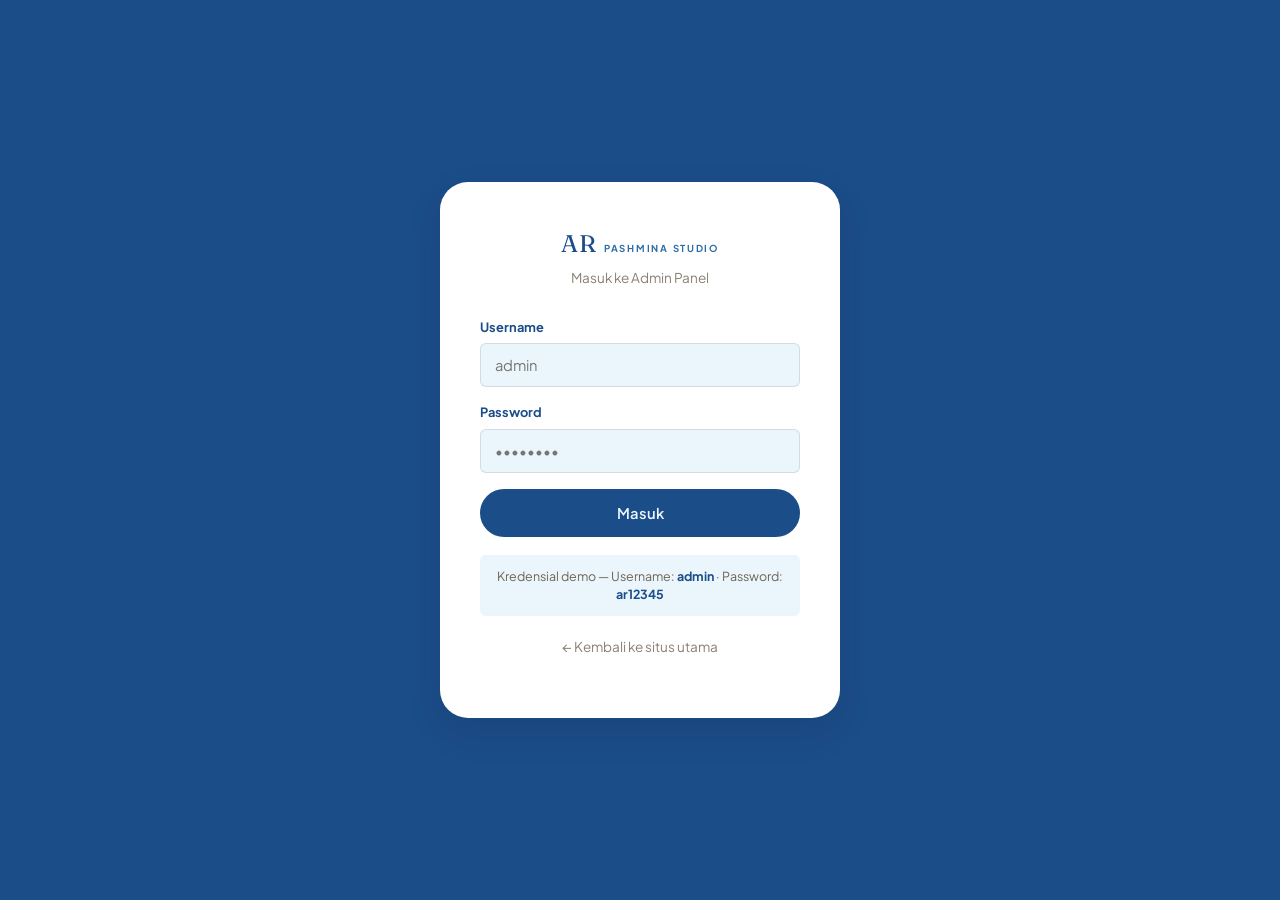
<file: admin/login.html>
<!DOCTYPE html>
<html lang="id">
<head>
<meta charset="UTF-8">
<meta name="viewport" content="width=device-width, initial-scale=1.0">
<title>Masuk Admin — AR Pashmina</title>
<link rel="stylesheet" href="../assets/css/style.css">
</head>
<body class="admin-body">

<div class="admin-login-wrap">
  <div class="admin-login-card">
    <a href="../index.html" class="brand">AR <small>Pashmina Studio</small></a>
    <p class="sub">Masuk ke Admin Panel</p>

    <div class="login-error" id="login-error">Username atau password salah.</div>

    <form id="login-form">
      <div class="field">
        <label for="f-user">Username</label>
        <input id="f-user" type="text" placeholder="admin" autocomplete="username">
      </div>
      <div class="field">
        <label for="f-pass">Password</label>
        <input id="f-pass" type="password" placeholder="••••••••" autocomplete="current-password">
      </div>
      <button type="submit" class="btn btn-primary btn-block">Masuk</button>
    </form>

    <div class="demo-creds">
      Kredensial demo — Username: <strong>admin</strong> · Password: <strong>ar12345</strong>
    </div>
    <p style="text-align:center;margin-top:18px;"><a href="../index.html" style="font-size:.85rem;color:#8a8073;">← Kembali ke situs utama</a></p>
  </div>
</div>

<script src="../assets/js/data.js"></script>
<script>
  // if already logged in, go straight to dashboard
  if(arGet(AR_KEYS.ADMIN_SESSION, false)){
    location.href = 'dashboard.html';
  }

  const ADMIN_USER = 'admin';
  const ADMIN_PASS = 'ar12345';

  document.getElementById('login-form').addEventListener('submit', (e) => {
    e.preventDefault();
    const user = document.getElementById('f-user').value.trim();
    const pass = document.getElementById('f-pass').value;
    const errorBox = document.getElementById('login-error');

    if(user === ADMIN_USER && pass === ADMIN_PASS){
      arSet(AR_KEYS.ADMIN_SESSION, { user, loginAt: new Date().toISOString() });
      location.href = 'dashboard.html';
    } else {
      errorBox.style.display = 'block';
    }
  });
</script>
</body>
</html>
</file>
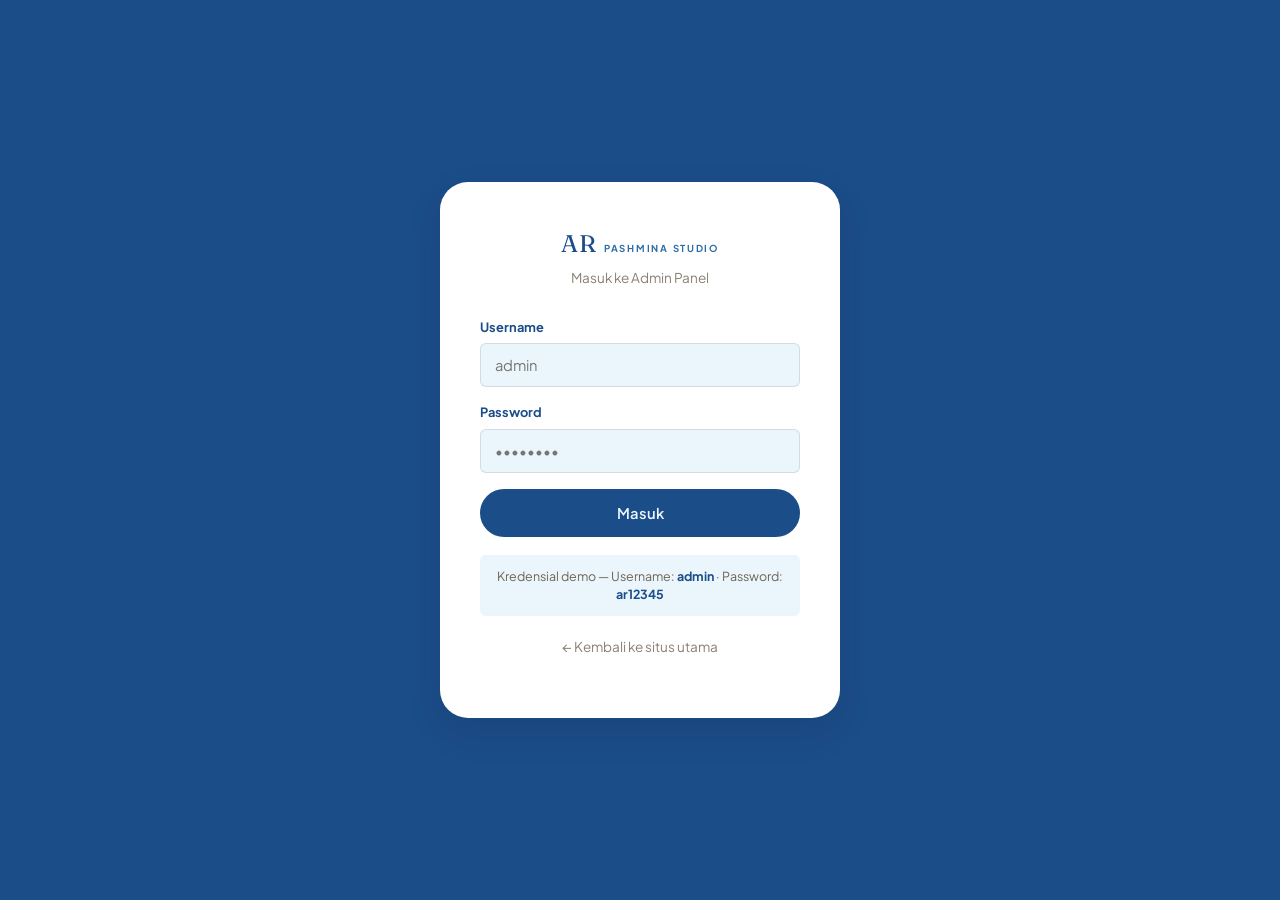
<file: admin/orders.html>
<!DOCTYPE html>
<html lang="id">
<head>
<meta charset="UTF-8">
<meta name="viewport" content="width=device-width, initial-scale=1.0">
<title>Pesanan — Admin AR Pashmina</title>
<link rel="stylesheet" href="../assets/css/style.css">
</head>
<body class="admin-body">

<div class="admin-shell">
  <aside class="admin-side">
    <div class="admin-brand">AR <small>ADMIN</small></div>
    <nav class="admin-nav" id="admin-nav"></nav>
    <div class="spacer"></div>
    <a href="#" class="logout" id="admin-logout">⎋ Keluar</a>
  </aside>

  <main class="admin-main">
    <div class="admin-topbar">
      <div>
        <h1>Pesanan</h1>
        <div class="sub">Pantau dan perbarui status pesanan pelanggan.</div>
      </div>
    </div>

    <div class="pill-row" id="status-filter">
      <button class="pill active" data-status="all">Semua</button>
      <button class="pill" data-status="pending">Menunggu</button>
      <button class="pill" data-status="paid">Dibayar</button>
      <button class="pill" data-status="shipped">Dikirim</button>
      <button class="pill" data-status="completed">Selesai</button>
      <button class="pill" data-status="cancelled">Dibatalkan</button>
    </div>

    <div class="panel">
      <div class="panel-head">
        <h3>Daftar Pesanan (<span id="order-count">0</span>)</h3>
      </div>
      <div style="overflow-x:auto;">
        <table class="data-table">
          <thead>
            <tr><th>No. Pesanan</th><th>Pelanggan</th><th>Tanggal</th><th>Item</th><th>Total</th><th>Pembayaran</th><th>Status</th></tr>
          </thead>
          <tbody id="order-body"></tbody>
        </table>
      </div>
    </div>
  </main>
</div>

<div class="modal-overlay" id="order-modal">
  <div class="modal" id="order-modal-content"></div>
</div>

<script src="../assets/js/data.js"></script>
<script src="../assets/js/admin.js"></script>
<script>
  arRequireAdmin();
  arRenderAdminSidebar('orders');

  const body = document.getElementById('order-body');
  const countEl = document.getElementById('order-count');
  const filterRow = document.getElementById('status-filter');
  const paymentLabel = { qris:'QRIS', transfer:'Transfer Bank', cod:'COD' };
  const statusLabel = { pending:'Menunggu', paid:'Dibayar', shipped:'Dikirim', completed:'Selesai', cancelled:'Dibatalkan' };
  let activeStatus = 'all';

  function statusBadge(s){ return `<span class="badge badge-${s}">${statusLabel[s] || s}</span>`; }

  function render(){
    const all = arGetOrders().filter(o => activeStatus === 'all' || o.status === activeStatus);
    countEl.textContent = all.length;
    body.innerHTML = all.map(o => `
      <tr>
        <td><strong style="cursor:pointer;color:var(--clay);" data-action="view" data-id="${o.id}">${o.id}</strong></td>
        <td>${o.customer.name}<br><span style="font-size:.78rem;color:#8a8073;">${o.customer.phone}</span></td>
        <td>${arFormatDate(o.createdAt)}</td>
        <td>${o.items.reduce((s,i) => s + i.qty, 0)} pcs</td>
        <td>${arFormatIDR(o.total)}</td>
        <td>${paymentLabel[o.payment] || o.payment}</td>
        <td>
          <select class="select-status" data-id="${o.id}">
            ${arGetStepConfig(o).order.concat('cancelled').map(s => `<option value="${s}" ${s === o.status ? 'selected' : ''}>${statusLabel[s]}${s === 'paid' && o.payment === 'cod' ? ' (COD)' : ''}</option>`).join('')}
          </select>
        </td>
      </tr>
    `).join('') || `<tr><td colspan="7" style="text-align:center;color:#8a8073;padding:30px;">Belum ada pesanan pada status ini.</td></tr>`;
  }

  filterRow.addEventListener('click', (e) => {
    const btn = e.target.closest('.pill');
    if(!btn) return;
    filterRow.querySelectorAll('.pill').forEach(p => p.classList.remove('active'));
    btn.classList.add('active');
    activeStatus = btn.dataset.status;
    render();
  });

  body.addEventListener('change', (e) => {
    if(e.target.classList.contains('select-status')){
      arUpdateOrderStatus(e.target.dataset.id, e.target.value);
      arToast('Status pesanan diperbarui');
      render();
    }
  });

  const modal = document.getElementById('order-modal');
  const modalContent = document.getElementById('order-modal-content');
  body.addEventListener('click', (e) => {
    const el = e.target.closest('[data-action="view"]');
    if(!el) return;
    const o = arGetOrder(el.dataset.id);
    if(!o) return;
    modalContent.innerHTML = `
      <div class="modal-head">
        <h3>${o.id}</h3>
        <button class="modal-close" id="order-modal-close">✕</button>
      </div>
      <p style="font-size:.85rem;color:#8a8073;margin-bottom:18px;">Dipesan pada ${arFormatDate(o.createdAt)}</p>
      <div class="field-grid-2" style="margin-bottom:18px;">
        <div>
          <label style="font-size:.75rem;font-weight:700;color:var(--ink-plum);">PELANGGAN</label>
          <p style="margin:6px 0 0;font-size:.9rem;">${o.customer.name}<br>${o.customer.phone}<br>${o.customer.email}</p>
        </div>
        <div>
          <label style="font-size:.75rem;font-weight:700;color:var(--ink-plum);">ALAMAT KIRIM</label>
          <p style="margin:6px 0 0;font-size:.9rem;">${o.customer.address}, ${o.customer.city} ${o.customer.postal}</p>
        </div>
      </div>
      <table class="data-table" style="border:1px solid var(--line);border-radius:10px;overflow:hidden;">
        <thead><tr><th>Produk</th><th>Qty</th><th>Subtotal</th></tr></thead>
        <tbody>
          ${o.items.map(i => `<tr><td>${i.name}</td><td>${i.qty}</td><td>${arFormatIDR(i.price * i.qty)}</td></tr>`).join('')}
        </tbody>
      </table>
      <div style="margin-top:16px;">
        <div class="summary-row"><span>Subtotal</span><span>${arFormatIDR(o.subtotal)}</span></div>
        <div class="summary-row"><span>Ongkos Kirim</span><span>${arFormatIDR(o.shippingFee)}</span></div>
        <div class="summary-row total"><span>Total</span><span>${arFormatIDR(o.total)}</span></div>
      </div>
    `;
    modal.classList.add('open');
    document.getElementById('order-modal-close').addEventListener('click', () => modal.classList.remove('open'));
  });
  modal.addEventListener('click', (e) => { if(e.target === modal) modal.classList.remove('open'); });

  render();
</script>
</body>
</html>
</file>
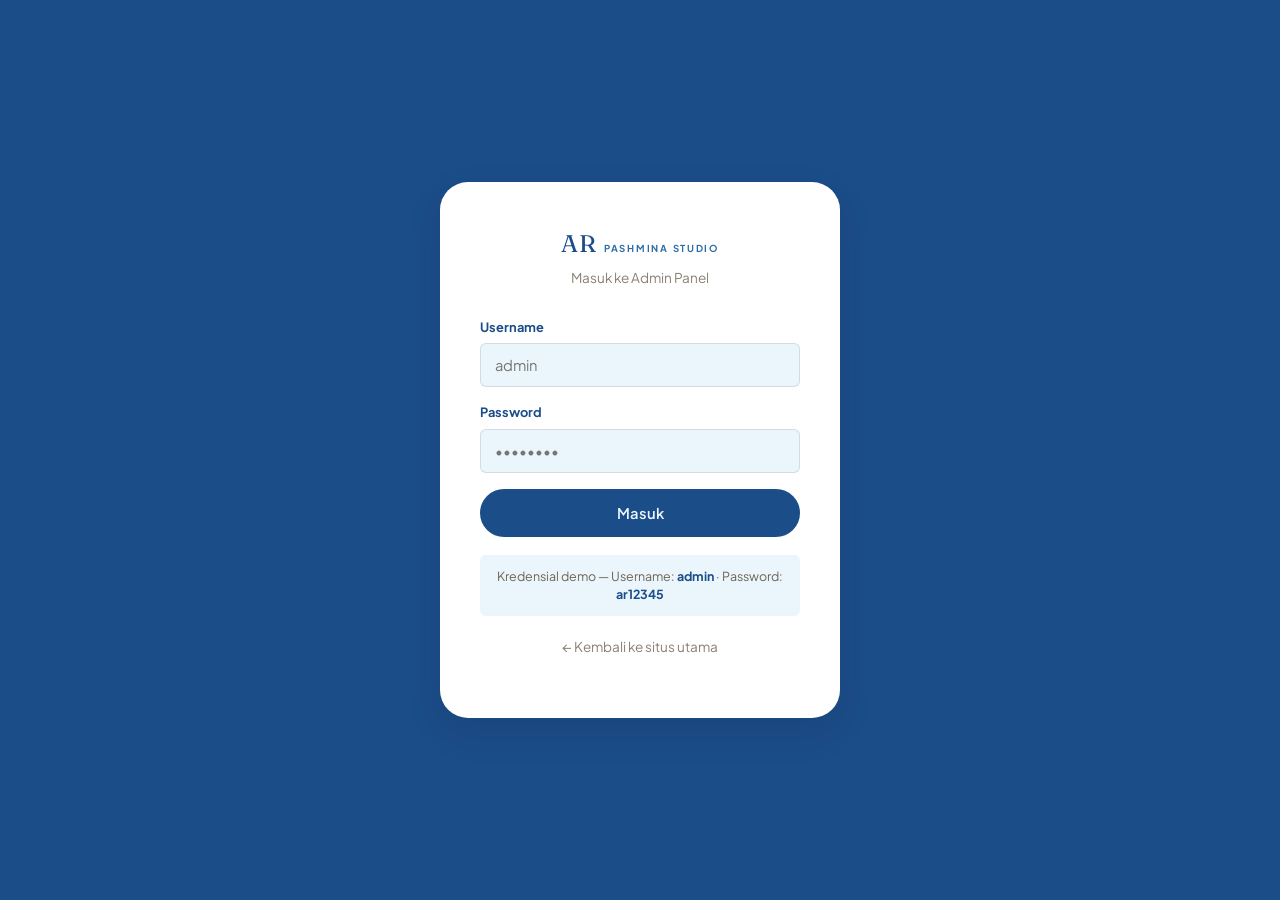
<file: admin/products.html>
<!DOCTYPE html>
<html lang="id">
<head>
<meta charset="UTF-8">
<meta name="viewport" content="width=device-width, initial-scale=1.0">
<title>Produk — Admin AR Pashmina</title>
<link rel="stylesheet" href="../assets/css/style.css">
</head>
<body class="admin-body">

<div class="admin-shell">
  <aside class="admin-side">
    <div class="admin-brand">AR <small>ADMIN</small></div>
    <nav class="admin-nav" id="admin-nav"></nav>
    <div class="spacer"></div>
    <a href="#" class="logout" id="admin-logout">⎋ Keluar</a>
  </aside>

  <main class="admin-main">
    <div class="admin-topbar">
      <div>
        <h1>Produk</h1>
        <div class="sub">Kelola koleksi pashmina yang tampil di situs.</div>
      </div>
      <button class="btn btn-primary" id="add-product-btn">+ Tambah Produk</button>
    </div>

    <div class="panel">
      <div class="panel-head">
        <h3>Semua Produk (<span id="product-count">0</span>)</h3>
        <input id="product-search" type="search" placeholder="Cari produk…" style="padding:9px 14px;border-radius:8px;border:1px solid var(--line);">
      </div>
      <div style="overflow-x:auto;">
        <table class="data-table">
          <thead>
            <tr><th>Produk</th><th>Kategori</th><th>Harga</th><th>Stok</th><th>Status</th><th></th></tr>
          </thead>
          <tbody id="product-body"></tbody>
        </table>
      </div>
    </div>
  </main>
</div>

<!-- Add / Edit modal -->
<div class="modal-overlay" id="product-modal">
  <div class="modal">
    <div class="modal-head">
      <h3 id="modal-title">Tambah Produk</h3>
      <button class="modal-close" id="modal-close">✕</button>
    </div>
    <form id="product-form">
      <input type="hidden" id="f-id">
      <div class="field">
        <label for="f-name">Nama Produk</label>
        <input id="f-name" required placeholder="Pashmina Viscose Terracotta">
      </div>
      <div class="field-grid-2">
        <div class="field">
          <label for="f-category">Kategori</label>
          <select id="f-category">
            <option value="Polos">Polos</option>
            <option value="Motif">Motif</option>
          </select>
        </div>
        <div class="field">
          <label for="f-color">Nama Warna</label>
          <input id="f-color" required placeholder="Terracotta">
        </div>
      </div>
      <div class="field">
        <label for="f-sku">SKU</label>
        <input id="f-sku" required placeholder="AR-PV-013">
      </div>
      <div class="field">
        <label for="f-image-path">Nama File Foto Produk (opsional)</label>
        <input id="f-image-path" type="text" placeholder="misal: pashmina-navy-storm.jpg">
        <div style="display:flex;align-items:center;gap:12px;margin-top:10px;">
          <img id="f-image-preview" src="" alt="Pratinjau foto" style="width:64px;height:80px;object-fit:cover;border-radius:8px;border:1px solid var(--line);display:none;">
          <span id="f-image-status" style="font-size:.78rem;"></span>
        </div>
        <div style="font-size:.76rem;color:#8a8073;margin-top:4px;">
          Foto <strong>harus sudah diunggah lebih dulu</strong> ke folder <code>assets/img/products/</code> pada berkas situs sebelum bisa dipakai di sini — cukup ketik nama filenya saja. Kosongkan untuk memakai blok warna otomatis.
        </div>
      </div>
      <div class="field-grid-2">
        <div class="field">
          <label for="f-price">Harga (Rp)</label>
          <input id="f-price" type="number" min="0" required placeholder="89000">
        </div>
        <div class="field">
          <label for="f-oldprice">Harga Coret (opsional)</label>
          <input id="f-oldprice" type="number" min="0" placeholder="105000">
        </div>
      </div>
      <div class="field">
        <label for="f-stock">Stok</label>
        <input id="f-stock" type="number" min="0" required placeholder="24">
      </div>
      <div class="field">
        <label for="f-desc">Deskripsi</label>
        <textarea id="f-desc" rows="3" placeholder="Deskripsi produk…"></textarea>
      </div>
      <label style="display:flex;align-items:center;gap:8px;font-size:.88rem;font-weight:600;margin-bottom:18px;">
        <input type="checkbox" id="f-featured" style="width:auto;"> Tampilkan sebagai Best Seller di beranda
      </label>
      <div style="display:flex;gap:10px;">
        <button type="submit" class="btn btn-primary btn-block">Simpan Produk</button>
      </div>
    </form>
  </div>
</div>

<script src="../assets/js/data.js"></script>
<script src="../assets/js/admin.js"></script>
<script>
  arRequireAdmin();
  arRenderAdminSidebar('products');

  const body = document.getElementById('product-body');
  const countEl = document.getElementById('product-count');
  const searchInput = document.getElementById('product-search');
  let query = '';

  function statusBadge(p){
    if(p.stock === 0) return '<span class="badge badge-out">Habis</span>';
    if(p.stock <= 10) return '<span class="badge badge-low">Menipis</span>';
    return '<span class="badge badge-in">Tersedia</span>';
  }

  function render(){
    const all = arGetProducts().filter(p => {
      const q = query.trim().toLowerCase();
      return !q || p.name.toLowerCase().includes(q) || p.sku.toLowerCase().includes(q);
    });
    countEl.textContent = all.length;
    body.innerHTML = all.map(p => `
      <tr>
        <td class="row-prod">
          <img src="${arProductImg(p)}" alt="${p.name}" onerror="this.onerror=null;this.src='${arPlaceholderImg(p.hex, p.color)}'">
          <div><strong>${p.name}</strong><span>${p.sku}</span></div>
        </td>
        <td>${p.category}</td>
        <td>${arFormatIDR(p.price)}${p.oldPrice ? `<br><span style="text-decoration:line-through;color:#a39b8c;font-size:.8rem;">${arFormatIDR(p.oldPrice)}</span>` : ''}</td>
        <td>${p.stock} pcs</td>
        <td>${statusBadge(p)}</td>
        <td style="white-space:nowrap;">
          <button class="icon-action" data-action="edit" data-id="${p.id}" title="Edit">✎</button>
          <button class="icon-action" data-action="delete" data-id="${p.id}" title="Hapus">🗑</button>
        </td>
      </tr>
    `).join('') || `<tr><td colspan="6" style="text-align:center;color:#8a8073;padding:30px;">Tidak ada produk ditemukan.</td></tr>`;
  }

  searchInput.addEventListener('input', (e) => { query = e.target.value; render(); });

  // --- Modal ---
  const modal = document.getElementById('product-modal');
  const form = document.getElementById('product-form');
  const modalTitle = document.getElementById('modal-title');

  const IMG_FOLDER = 'assets/img/products/';

  function buildImagePath(filename){
    let f = String(filename || '').trim();
    if(!f) return null;
    f = f.replace(/^.*[\\/]/, ''); // ignore any folder the admin might paste in; only the filename matters
    return IMG_FOLDER + f;
  }
  function filenameFromPath(path){
    if(!path) return '';
    return path.startsWith(IMG_FOLDER) ? path.slice(IMG_FOLDER.length) : path;
  }

  function updateImagePreview(){
    const input = document.getElementById('f-image-path');
    const preview = document.getElementById('f-image-preview');
    const status = document.getElementById('f-image-status');
    const path = buildImagePath(input.value);

    if(!path){
      preview.style.display = 'none';
      status.textContent = '';
      return;
    }
    const resolved = arResolveAssetPath(path);
    status.textContent = 'Memeriksa...';
    status.style.color = '#8a8073';
    preview.onload = () => {
      preview.style.display = 'block';
      status.innerHTML = '✓ Foto ditemukan';
      status.style.color = 'var(--sage)';
    };
    preview.onerror = () => {
      preview.style.display = 'none';
      status.innerHTML = `✕ Tidak ditemukan. Sistem mencari file persis di lokasi ini (relatif dari berkas situsmu):<br><code style="word-break:break-all;">${resolved}</code><br>Pastikan file dengan nama &amp; huruf besar/kecil yang <strong>persis sama</strong> ada di folder <code>assets/img/products/</code>.`;
      status.style.color = 'var(--clay)';
    };
    preview.src = resolved;
  }
  document.getElementById('f-image-path').addEventListener('input', updateImagePreview);

  function openModal(product){
    modalTitle.textContent = product ? 'Edit Produk' : 'Tambah Produk';
    document.getElementById('f-id').value = product ? product.id : '';
    document.getElementById('f-name').value = product ? product.name : '';
    document.getElementById('f-category').value = product ? product.category : 'Polos';
    document.getElementById('f-color').value = product ? product.color : '';
    document.getElementById('f-image-path').value = filenameFromPath(product ? product.image : '');
    updateImagePreview();
    document.getElementById('f-sku').value = product ? product.sku : '';
    document.getElementById('f-price').value = product ? product.price : '';
    document.getElementById('f-oldprice').value = product && product.oldPrice ? product.oldPrice : '';
    document.getElementById('f-stock').value = product ? product.stock : '';
    document.getElementById('f-desc').value = product ? product.desc : '';
    document.getElementById('f-featured').checked = product ? !!product.featured : false;
    modal.classList.add('open');
  }
  function closeModal(){ modal.classList.remove('open'); }

  document.getElementById('add-product-btn').addEventListener('click', () => openModal(null));
  document.getElementById('modal-close').addEventListener('click', closeModal);
  modal.addEventListener('click', (e) => { if(e.target === modal) closeModal(); });

  function checkImageExists(path){
    return new Promise((resolve) => {
      if(!path){ resolve(true); return; }
      const tester = new Image();
      tester.onload = () => resolve(true);
      tester.onerror = () => resolve(false);
      tester.src = arResolveAssetPath(path);
    });
  }

  form.addEventListener('submit', async (e) => {
    e.preventDefault();
    const submitBtn = form.querySelector('button[type="submit"]');
    const imagePath = buildImagePath(document.getElementById('f-image-path').value);

    if(imagePath){
      if(submitBtn){ submitBtn.disabled = true; submitBtn.textContent = 'Memeriksa foto...'; }
      const exists = await checkImageExists(imagePath);
      if(submitBtn){ submitBtn.disabled = false; submitBtn.textContent = 'Simpan Produk'; }
      if(!exists){
        const resolved = arResolveAssetPath(imagePath);
        const status = document.getElementById('f-image-status');
        status.innerHTML = `✕ Tidak ditemukan. Sistem mencari file persis di lokasi ini (relatif dari berkas situsmu):<br><code style="word-break:break-all;">${resolved}</code><br>Pastikan file dengan nama &amp; huruf besar/kecil yang <strong>persis sama</strong> ada di folder <code>assets/img/products/</code>.`;
        status.style.color = 'var(--clay)';
        alert('Produk belum bisa disimpan dengan foto ini.\n\nSistem mencoba memuat:\n' + resolved + '\n\nFile tersebut belum ditemukan. Periksa: (1) nama file & ekstensinya persis sama termasuk huruf besar/kecil, (2) filenya benar-benar ada di folder assets/img/products/ pada berkas situs yang sedang kamu buka. Atau kosongkan field foto untuk memakai blok warna otomatis.');
        return;
      }
    }

    const existingId = document.getElementById('f-id').value;
    const id = existingId || arNextProductId();
    const existingProduct = existingId ? arGetProduct(existingId) : null;
    const colorName = document.getElementById('f-color').value.trim();
    const product = {
      id,
      name: document.getElementById('f-name').value.trim(),
      category: document.getElementById('f-category').value,
      color: colorName,
      hex: existingProduct ? existingProduct.hex : arAutoHex(colorName || id),
      image: imagePath,
      sku: document.getElementById('f-sku').value.trim(),
      price: parseInt(document.getElementById('f-price').value) || 0,
      oldPrice: document.getElementById('f-oldprice').value ? parseInt(document.getElementById('f-oldprice').value) : null,
      stock: parseInt(document.getElementById('f-stock').value) || 0,
      desc: document.getElementById('f-desc').value.trim(),
      featured: document.getElementById('f-featured').checked,
    };
    arUpsertProduct(product);
    closeModal();
    render();
    arToast('Produk berhasil disimpan');
  });

  body.addEventListener('click', (e) => {
    const btn = e.target.closest('[data-action]');
    if(!btn) return;
    const id = btn.dataset.id;
    if(btn.dataset.action === 'edit'){
      openModal(arGetProduct(id));
    } else if(btn.dataset.action === 'delete'){
      if(confirm('Hapus produk ini? Tindakan tidak bisa dibatalkan.')){
        arDeleteProduct(id);
        render();
        arToast('Produk dihapus');
      }
    }
  });

  render();
</script>
</body>
</html>
</file>
<file: assets/css/style.css>
/* =========================================================
   AR — Pashmina Viscose. Design tokens & shared components.
   ========================================================= */

@import url('https://fonts.googleapis.com/css2?family=Fraunces:ital,opsz,wght@0,9..144,300;0,9..144,400;0,9..144,500;0,9..144,600;1,9..144,400&family=Plus+Jakarta+Sans:wght@400;500;600;700;800&display=swap');

:root{
  /* Color tokens */
  --ink-plum:      #1B4D89;
  --ink-plum-2:    #163F70;
  --ivory:         #EAF5FC;
  --ivory-2:       #D9ECF9;
  --charcoal:      #1F2A37;
  --gold:          #6FA8DC;
  --gold-light:    #B7D9F2;
  --clay:          #2E6DA4;
  --sage:          #7C8965;
  --line:          rgba(31,42,55,0.12);
  --line-light:    rgba(234,245,252,0.18);
  --white:         #FFFFFF;

  /* Type */
  --font-display: 'Fraunces', serif;
  --font-body: 'Plus Jakarta Sans', sans-serif;

  --radius-s: 6px;
  --radius-m: 14px;
  --radius-l: 28px;

  --shadow-1: 0 2px 10px rgba(36,27,47,0.06);
  --shadow-2: 0 14px 34px rgba(36,27,47,0.14);
}

*, *::before, *::after{ box-sizing: border-box; }
html{ scroll-behavior: smooth; }
body{
  margin:0;
  font-family: var(--font-body);
  color: var(--charcoal);
  background: var(--ivory);
  -webkit-font-smoothing: antialiased;
  line-height: 1.5;
}
img{ max-width:100%; display:block; }
a{ color:inherit; text-decoration:none; }
ul{ list-style:none; margin:0; padding:0; }
button{ font-family:inherit; cursor:pointer; }
input, select, textarea{ font-family:inherit; font-size:1rem; }

:focus-visible{
  outline: 2px solid var(--gold);
  outline-offset: 3px;
}

.container{
  width:100%;
  max-width:1220px;
  margin:0 auto;
  padding:0 24px;
}

.eyebrow{
  font-family: var(--font-body);
  font-weight:700;
  font-size:.72rem;
  letter-spacing:.16em;
  text-transform:uppercase;
  color: var(--gold);
}

h1,h2,h3,h4{
  font-family: var(--font-display);
  font-weight:500;
  line-height:1.1;
  margin:0 0 .5em;
  color: var(--ink-plum);
}
h1{ font-size: clamp(2.4rem, 5vw, 3.8rem); font-weight:400; }
h2{ font-size: clamp(1.8rem, 3.4vw, 2.6rem); }
h3{ font-size: 1.3rem; }
p{ margin:0 0 1em; color:#544c40; }

/* ---------- Buttons ---------- */
.btn{
  display:inline-flex;
  align-items:center;
  justify-content:center;
  gap:8px;
  padding:14px 28px;
  border-radius: 999px;
  font-weight:600;
  font-size:.92rem;
  border:1px solid transparent;
  transition: transform .18s ease, box-shadow .18s ease, background .18s ease, color .18s ease;
  white-space:nowrap;
}
.btn:active{ transform: scale(.97); }
.btn-primary{
  background: var(--ink-plum);
  color: var(--ivory);
}
.btn-primary:hover{ background:#382a49; box-shadow: var(--shadow-2); }
.btn-gold{
  background: var(--gold);
  color: var(--ink-plum);
}
.btn-gold:hover{ background: var(--gold-light); box-shadow: var(--shadow-2); }
.btn-outline{
  background:transparent;
  border-color: var(--ink-plum);
  color: var(--ink-plum);
}
.btn-outline:hover{ background: var(--ink-plum); color:var(--ivory); }
.btn-outline-light{
  background:transparent;
  border-color: rgba(247,241,232,.5);
  color: var(--ivory);
}
.btn-outline-light:hover{ background: rgba(247,241,232,.12); border-color:var(--ivory); }
.btn-block{ width:100%; }
.btn-sm{ padding:9px 16px; font-size:.82rem; }
.btn-danger{ background:#fff; color:var(--clay); border-color:var(--clay); }
.btn-danger:hover{ background:var(--clay); color:#fff; }
.btn[disabled]{ opacity:.45; cursor:not-allowed; pointer-events:none; }

/* ---------- Site header ---------- */
.site-header{
  position:sticky; top:0; z-index:50;
  background: rgba(247,241,232,0.92);
  backdrop-filter: blur(10px);
  border-bottom:1px solid var(--line);
}
.site-header .bar{
  display:flex; align-items:center; justify-content:space-between;
  padding:18px 0;
}
.brand{
  font-family: var(--font-display);
  font-size:1.5rem;
  letter-spacing:.02em;
  color: var(--ink-plum);
  display:flex; align-items:baseline; gap:8px;
}
.brand small{
  font-family: var(--font-body);
  font-size:.6rem;
  letter-spacing:.18em;
  font-weight:700;
  color: var(--clay);
  text-transform:uppercase;
}
.nav-links{ display:flex; gap:34px; align-items:center; }
.nav-links a{
  font-size:.92rem; font-weight:600; color:var(--charcoal); position:relative; padding:4px 0;
}
.nav-links a.active,.nav-links a:hover{ color: var(--clay); }
.header-actions{ display:flex; align-items:center; gap:18px; }
.icon-btn{
  position:relative;
  width:40px; height:40px;
  display:flex; align-items:center; justify-content:center;
  border-radius:50%;
  border:1px solid var(--line);
  background:#fff;
  transition: background .15s;
}
.icon-btn:hover{ background: var(--ivory-2); }
.cart-count{
  position:absolute; top:-6px; right:-6px;
  background: var(--clay); color:#fff;
  font-size:.65rem; font-weight:700;
  width:19px; height:19px; border-radius:50%;
  display:flex; align-items:center; justify-content:center;
}
.nav-toggle{ display:none; }

/* ---------- Fabric drape signature (SVG divider) ---------- */
.drape{ display:block; width:100%; line-height:0; }
.drape svg{ width:100%; height:auto; display:block; }

/* ---------- Hero ---------- */
.hero{
  position:relative;
  background: linear-gradient(180deg, var(--ink-plum) 0%, var(--ink-plum-2) 100%);
  color: var(--ivory);
  overflow:hidden;
}
.hero .container{
  position:relative; z-index:2;
  display:grid; grid-template-columns: 1.1fr .9fr; gap:40px;
  align-items:center;
  padding-top:76px; padding-bottom:110px;
}
.hero h1{ color:var(--ivory); }
.hero h1 em{
  font-style:italic; color: var(--gold-light);
}
.hero p.lead{ color: rgba(247,241,232,.78); font-size:1.08rem; max-width:480px; }
.hero-cta{ display:flex; gap:14px; margin-top:28px; flex-wrap:wrap; }
.hero-visual{
  position:relative;
  aspect-ratio: 4/5;
  border-radius: var(--radius-l);
  overflow:hidden;
  background: linear-gradient(150deg, var(--gold) 0%, var(--clay) 65%, #7a3628 100%);
  box-shadow: var(--shadow-2);
}
.hero-visual .ribbon{
  position:absolute; inset:0;
  background:
    radial-gradient(120% 90% at 20% 15%, rgba(255,255,255,.35), transparent 55%),
    repeating-linear-gradient(115deg, rgba(255,255,255,.08) 0 22px, transparent 22px 46px);
  mix-blend-mode: overlay;
}
.hero-visual .tag{
  position:absolute; left:20px; bottom:20px;
  background: rgba(36,27,47,.72);
  color: var(--ivory);
  padding:12px 16px;
  border-radius: var(--radius-m);
  font-size:.82rem;
  backdrop-filter: blur(6px);
}
.hero-visual .tag strong{ display:block; font-family:var(--font-display); font-size:1.05rem; font-weight:500; }
.hero-stats{ display:flex; gap:34px; margin-top:44px; flex-wrap:wrap; }
.hero-stats div strong{ display:block; font-family:var(--font-display); font-size:1.8rem; color:var(--gold-light); font-weight:400; }
.hero-stats div span{ font-size:.78rem; color:rgba(247,241,232,.65); }

/* ---------- Sections ---------- */
.section{ padding:88px 0; }
.section.tight{ padding:56px 0; }
.section-head{ display:flex; align-items:flex-end; justify-content:space-between; margin-bottom:40px; gap:20px; flex-wrap:wrap; }
.section-head p{ max-width:460px; margin:0; }
.section-alt{ background: var(--ivory-2); }
.section-dark{ background: var(--ink-plum); color: var(--ivory); }
.section-dark h2, .section-dark .eyebrow{ color: var(--ivory); }
.section-dark .eyebrow{ color: var(--gold-light); }
.section-dark p{ color: rgba(247,241,232,.72); }

/* ---------- Category pills ---------- */
.pill-row{ display:flex; gap:12px; flex-wrap:wrap; margin-bottom:36px; }
.pill{
  padding:9px 18px; border-radius:999px; border:1px solid var(--line);
  font-size:.85rem; font-weight:600; background:#fff; color:var(--charcoal);
  transition:.15s;
}
.pill.active, .pill:hover{ background:var(--ink-plum); color:var(--ivory); border-color:var(--ink-plum); }

/* ---------- Product grid & cards ---------- */
.grid-products{
  display:grid; grid-template-columns:repeat(4,1fr); gap:26px;
}
.p-card{
  background:#fff; border-radius: var(--radius-m); overflow:hidden;
  border:1px solid var(--line);
  transition: transform .22s ease, box-shadow .22s ease;
  display:flex; flex-direction:column;
}
.p-card:hover{ transform: translateY(-5px); box-shadow: var(--shadow-2); }
.p-thumb{
  position:relative; aspect-ratio:4/5; overflow:hidden; background:var(--ivory-2);
}
.p-thumb img{ width:100%; height:100%; object-fit:cover; transition: transform .5s ease; }
.p-card:hover .p-thumb img{ transform: scale(1.06); }
.p-badge{
  position:absolute; top:12px; left:12px;
  background: var(--clay); color:#fff; font-size:.68rem; font-weight:700;
  padding:5px 10px; border-radius:999px; letter-spacing:.03em;
}
.p-badge.out{ background:#8a8378; }
.p-quick{
  position:absolute; right:12px; bottom:12px;
  width:38px; height:38px; border-radius:50%;
  background: rgba(255,255,255,.92);
  display:flex; align-items:center; justify-content:center;
  opacity:0; transform: translateY(6px);
  transition:.2s;
}
.p-card:hover .p-quick{ opacity:1; transform:none; }
.p-body{ padding:16px 16px 18px; display:flex; flex-direction:column; gap:6px; flex:1; }
.p-cat{ font-size:.7rem; text-transform:uppercase; letter-spacing:.08em; color:var(--sage); font-weight:700; }
.p-name{ font-family:var(--font-display); font-size:1.08rem; color:var(--ink-plum); font-weight:500; }
.p-price{ margin-top:auto; font-weight:700; color:var(--clay); font-size:1.02rem; }
.p-price .old{ font-weight:500; color:#a39b8c; text-decoration:line-through; font-size:.85rem; margin-right:6px; }
.p-swatches{ display:flex; gap:5px; margin-top:2px; }
.swatch{ width:14px; height:14px; border-radius:50%; border:1px solid rgba(0,0,0,.12); }

/* ---------- Feature strip ---------- */
.feature-strip{ display:grid; grid-template-columns:repeat(4,1fr); gap:24px; }
.feature{ display:flex; gap:14px; align-items:flex-start; }
.feature .ic{
  width:44px; height:44px; border-radius:12px; background: var(--gold); color:var(--ink-plum);
  display:flex; align-items:center; justify-content:center; flex-shrink:0;
}
.feature h4{ font-family:var(--font-body); font-size:.95rem; font-weight:700; margin:0 0 4px; color:var(--ink-plum); }
.feature p{ font-size:.85rem; margin:0; }

/* ---------- Footer ---------- */
.site-footer{ background: var(--ink-plum); color: rgba(247,241,232,.75); padding-top:0; }
.footer-grid{ display:grid; grid-template-columns:1.4fr 1fr 1fr 1.2fr; gap:40px; padding:64px 0 40px; }
.footer-grid h5{ color:var(--ivory); font-size:.82rem; letter-spacing:.06em; text-transform:uppercase; margin:0 0 16px; }
.footer-grid a{ display:block; font-size:.9rem; margin-bottom:10px; color:rgba(247,241,232,.7); }
.footer-grid a:hover{ color:var(--gold-light); }
.footer-bottom{
  border-top:1px solid rgba(247,241,232,.12);
  padding:20px 0; display:flex; justify-content:space-between; font-size:.78rem;
  color: rgba(247,241,232,.5); flex-wrap:wrap; gap:10px;
}

/* ---------- Breadcrumb ---------- */
.crumb{ font-size:.82rem; color:#8a8073; padding:22px 0 0; }
.crumb a:hover{ color:var(--clay); }
.crumb span{ margin:0 6px; }

/* ---------- Product detail ---------- */
.pd-grid{ display:grid; grid-template-columns:.9fr 1fr; gap:56px; padding:32px 0 88px; }
.pd-gallery-main{ border-radius:var(--radius-l); overflow:hidden; aspect-ratio:4/5; background:var(--ivory-2); box-shadow:var(--shadow-1); }
.pd-gallery-main img{ width:100%; height:100%; object-fit:cover; }
.pd-thumbs{ display:flex; gap:10px; margin-top:12px; }
.pd-thumbs .th{ width:64px; height:80px; border-radius:8px; overflow:hidden; border:2px solid transparent; opacity:.6; cursor:pointer; }
.pd-thumbs .th.active{ border-color:var(--gold); opacity:1; }
.pd-thumbs img{ width:100%; height:100%; object-fit:cover; }
.pd-info .p-cat{ font-size:.75rem; }
.pd-info h1{ font-size:2.1rem; margin-bottom:6px; }
.pd-price-row{ display:flex; align-items:center; gap:12px; margin:14px 0 20px; }
.pd-price-row .now{ font-size:1.5rem; font-weight:700; color:var(--clay); }
.pd-price-row .old{ text-decoration:line-through; color:#a39b8c; }
.pd-stock{ font-size:.82rem; font-weight:700; color:var(--sage); display:flex; align-items:center; gap:6px; }
.pd-stock.low{ color:var(--clay); }
.pd-desc{ color:#544c40; font-size:.95rem; line-height:1.7; }
.pd-block{ margin:24px 0; padding-top:22px; border-top:1px solid var(--line); }
.pd-block label{ font-size:.78rem; font-weight:700; letter-spacing:.05em; text-transform:uppercase; color:var(--ink-plum); display:block; margin-bottom:10px; }
.color-opts{ display:flex; gap:10px; flex-wrap:wrap; }
.color-opt{
  display:flex; align-items:center; gap:8px;
  border:1px solid var(--line); border-radius:999px; padding:7px 14px 7px 7px;
  font-size:.85rem; font-weight:600; background:#fff;
}
.color-opt .dot{ width:20px; height:20px; border-radius:50%; border:1px solid rgba(0,0,0,.15); }
.color-opt.active{ border-color:var(--ink-plum); box-shadow:0 0 0 1px var(--ink-plum) inset; }
.qty-row{ display:flex; align-items:center; gap:16px; }
.qty-stepper{ display:flex; align-items:center; border:1px solid var(--line); border-radius:999px; overflow:hidden; }
.qty-stepper button{ width:38px; height:38px; background:#fff; border:none; font-size:1.1rem; }
.qty-stepper button:hover{ background:var(--ivory-2); }
.qty-stepper input{ width:44px; text-align:center; border:none; font-weight:700; }
.pd-actions{ display:flex; gap:12px; margin-top:24px; }
.trust-row{ display:flex; gap:22px; margin-top:26px; flex-wrap:wrap; }
.trust-row div{ display:flex; align-items:center; gap:8px; font-size:.8rem; color:#6d6455; font-weight:600; }

/* ---------- Cart page ---------- */
.cart-layout{ display:grid; grid-template-columns:1.7fr 1fr; gap:40px; padding:36px 0 90px; align-items:start; }
.cart-item{
  display:grid; grid-template-columns:88px 1fr auto auto; gap:18px; align-items:center;
  padding:20px 0; border-bottom:1px solid var(--line);
}
.cart-item img{ width:88px; height:110px; object-fit:cover; border-radius:10px; }
.cart-item h4{ font-family:var(--font-display); font-size:1.05rem; margin:0 0 4px; font-weight:500; color:var(--ink-plum); }
.cart-item .meta{ font-size:.8rem; color:#8a8073; }
.cart-item .remove{ font-size:.78rem; color:var(--clay); font-weight:700; margin-top:8px; display:inline-block; }
.cart-item .line-total{ font-weight:700; color:var(--ink-plum); }
.summary-card{
  background:#fff; border:1px solid var(--line); border-radius:var(--radius-m);
  padding:26px; position:sticky; top:100px;
}
.summary-row{ display:flex; justify-content:space-between; font-size:.92rem; margin-bottom:12px; color:#544c40; }
.summary-row.total{ font-weight:700; font-size:1.15rem; color:var(--ink-plum); border-top:1px solid var(--line); padding-top:16px; margin-top:12px; }
.empty-state{ text-align:center; padding:80px 20px; }
.empty-state .ic{ font-size:3rem; margin-bottom:14px; }

/* ---------- Checkout ---------- */
.checkout-layout{ display:grid; grid-template-columns:1.4fr 1fr; gap:44px; padding:36px 0 90px; align-items:start; }
.form-card{ background:#fff; border:1px solid var(--line); border-radius:var(--radius-m); padding:28px; margin-bottom:22px; }
.form-card h3{ margin-bottom:18px; display:flex; align-items:center; gap:10px; }
.form-card h3 .num{ width:26px; height:26px; border-radius:50%; background:var(--ink-plum); color:var(--ivory); font-family:var(--font-body); font-size:.78rem; display:flex; align-items:center; justify-content:center; font-weight:700; }
.field{ margin-bottom:16px; }
.field label{ display:block; font-size:.8rem; font-weight:700; margin-bottom:6px; color:var(--ink-plum); }
.field input, .field select, .field textarea{
  width:100%; padding:12px 14px; border:1px solid var(--line); border-radius:var(--radius-s);
  background:var(--ivory); font-size:.92rem; transition:border-color .15s;
}
.field input:focus, .field select:focus, .field textarea:focus{ border-color:var(--gold); outline:none; background:#fff; }
.field-row{ display:grid; grid-template-columns:1fr 1fr; gap:14px; }
.field-error{ font-size:.76rem; color:var(--clay); margin-top:4px; display:none; }
.field.invalid input, .field.invalid select{ border-color:var(--clay); }
.field.invalid .field-error{ display:block; }
.pay-opts{ display:grid; gap:12px; }
.pay-opt{
  display:flex; align-items:center; gap:14px; border:1px solid var(--line); border-radius:var(--radius-m);
  padding:14px 16px; cursor:pointer; transition:.15s;
}
.pay-opt:hover{ border-color:var(--gold); }
.pay-opt.selected{ border-color:var(--ink-plum); background:var(--ivory-2); }
.pay-opt .ic{ width:40px; height:40px; border-radius:10px; background:var(--ivory-2); display:flex; align-items:center; justify-content:center; flex-shrink:0; }
.pay-opt strong{ display:block; font-size:.92rem; color:var(--ink-plum); }
.pay-opt span{ font-size:.78rem; color:#8a8073; }
.pay-detail{ font-size:.82rem; background:var(--ivory); border-radius:var(--radius-s); padding:12px 14px; margin-top:10px; color:#6d6455; display:none; }
.pay-opt.selected + .pay-detail{ display:block; }
.demo-note{
  display:flex; gap:10px; align-items:flex-start; background:#FBF3E4; border:1px solid var(--gold-light);
  border-radius:var(--radius-s); padding:12px 14px; font-size:.8rem; color:#7a5f2c; margin-top:14px;
}

/* ---------- Order success ---------- */
.success-box{ max-width:620px; margin:70px auto; text-align:center; padding:0 20px; }
.success-icon{ width:76px; height:76px; border-radius:50%; background:var(--sage); color:#fff; display:flex; align-items:center; justify-content:center; margin:0 auto 22px; }
.order-id-box{ background:#fff; border:1px dashed var(--gold); border-radius:var(--radius-m); padding:18px; margin:26px 0; }
.order-id-box .id{ font-family:var(--font-display); font-size:1.5rem; color:var(--clay); letter-spacing:.03em; }
.order-id-box .id-row{ display:flex; align-items:center; justify-content:center; gap:10px; }
.copy-btn{ border:1px solid var(--line); background:#fff; border-radius:999px; width:30px; height:30px; display:inline-flex; align-items:center; justify-content:center; font-size:.8rem; cursor:pointer; color:var(--ink-plum); flex:none; }
.copy-btn:hover{ background:var(--ivory-2); }
.order-steps{ display:flex; align-items:flex-start; justify-content:space-between; margin:30px 0 28px; text-align:center; }
.order-steps .step{ flex:1; position:relative; font-size:.74rem; color:#a89f90; }
.order-steps .step .dot{ width:26px; height:26px; border-radius:50%; background:#EFE6D6; color:#a89f90; display:flex; align-items:center; justify-content:center; margin:0 auto 8px; font-size:.72rem; font-weight:700; border:2px solid #EFE6D6; }
.order-steps .step .line{ position:absolute; top:13px; left:calc(-50% + 13px); width:calc(100% - 26px); height:2px; background:#EFE6D6; z-index:0; }
.order-steps .step:first-child .line{ display:none; }
.order-steps .step.done .dot{ background:var(--sage); border-color:var(--sage); color:#fff; }
.order-steps .step.done .line{ background:var(--sage); }
.order-steps .step.current .dot{ background:#fff; border-color:var(--sage); color:var(--sage); }
.order-steps .step.current span.label{ color:var(--ink-plum); font-weight:700; }
.order-steps.cancelled .step .dot{ background:#F6E5E1 !important; border-color:#F6E5E1 !important; color:var(--clay) !important; }
.success-card{ text-align:left; background:#fff; border:1px solid var(--line); border-radius:var(--radius-m); padding:20px; margin-bottom:18px; }
.success-card h4{ margin:0 0 14px; font-size:.9rem; color:var(--ink-plum); }
.success-item-row{ display:flex; justify-content:space-between; gap:10px; font-size:.85rem; padding:8px 0; border-bottom:1px solid var(--line); color:#544c40; }
.success-item-row:last-child{ border-bottom:none; }
.next-steps-box{ background:var(--ivory-2); border-radius:var(--radius-m); padding:16px 18px; text-align:left; font-size:.84rem; color:#544c40; margin-bottom:18px; }
.next-steps-box strong{ color:var(--ink-plum); }

.account-name{
  display:none;
  align-items:center;
  font-family:var(--font-body);
  font-size:.86rem;
  font-weight:600;
  color:var(--ink-plum);
  text-decoration:none;
  padding:0 4px;
  white-space:nowrap;
  cursor:pointer;
}
.welcome-banner{
  display:flex; align-items:center; justify-content:space-between; gap:16px; flex-wrap:wrap;
  background:linear-gradient(135deg,var(--ivory-2),var(--ivory));
  border:1px solid var(--line); border-radius:var(--radius-m);
  padding:16px 22px; margin:20px auto 0;
}
.welcome-banner p{ margin:0; font-size:.94rem; color:var(--ink-plum); }
.welcome-banner p strong{ color:var(--clay); }
.welcome-banner a{ font-size:.82rem; font-weight:700; color:var(--ink-plum); text-decoration:none; border-bottom:1px solid var(--gold); }

.order-list-card{
  background:#fff; border:1px solid var(--line); border-radius:var(--radius-m);
  padding:18px 20px; margin-bottom:14px; display:flex; align-items:center; justify-content:space-between; gap:14px; flex-wrap:wrap;
}
.order-list-card .meta{ font-size:.78rem; color:#8a8073; margin-top:4px; }
.order-list-card .id{ font-family:var(--font-display); font-size:1.1rem; color:var(--ink-plum); }
.order-list-card .right{ display:flex; align-items:center; gap:14px; flex-wrap:wrap; }
.order-list-card .amount{ font-weight:700; color:var(--clay); }

/* ==========================================================
   ADMIN PANEL
   ========================================================== */
.admin-body{ background:#F4F2ED; min-height:100vh; }
.admin-shell{ display:grid; grid-template-columns:250px 1fr; min-height:100vh; }
.admin-side{ background: var(--ink-plum); color:var(--ivory); padding:26px 18px; display:flex; flex-direction:column; }
.admin-brand{ font-family:var(--font-display); font-size:1.35rem; margin-bottom:36px; padding:0 8px; display:flex; align-items:baseline; gap:6px; }
.admin-brand small{ font-family:var(--font-body); font-size:.58rem; letter-spacing:.16em; color:var(--gold-light); font-weight:700; }
.admin-nav a{
  display:flex; align-items:center; gap:12px; padding:12px 14px; border-radius:10px;
  font-size:.9rem; font-weight:600; color:rgba(247,241,232,.72); margin-bottom:4px;
}
.admin-nav a:hover{ background: rgba(247,241,232,.06); color:var(--ivory); }
.admin-nav a.active{ background: var(--gold); color:var(--ink-plum); }
.admin-side .spacer{ flex:1; }
.admin-side .logout{ display:flex; align-items:center; gap:10px; padding:12px 14px; font-size:.85rem; color:rgba(247,241,232,.55); font-weight:600; }
.admin-side .logout:hover{ color:var(--ivory); }
.admin-main{ padding:30px 36px 60px; }
.admin-topbar{ display:flex; justify-content:space-between; align-items:center; margin-bottom:30px; flex-wrap:wrap; gap:14px; }
.admin-topbar h1{ font-size:1.7rem; margin:0; }
.admin-topbar .sub{ color:#8a8073; font-size:.88rem; margin-top:4px; }

.stat-grid{ display:grid; grid-template-columns:repeat(4,1fr); gap:20px; margin-bottom:34px; }
.stat-card{ background:#fff; border:1px solid var(--line); border-radius:var(--radius-m); padding:22px; }
.stat-card .lbl{ font-size:.78rem; color:#8a8073; font-weight:600; display:flex; justify-content:space-between; align-items:center; }
.stat-card .val{ font-family:var(--font-display); font-size:1.9rem; color:var(--ink-plum); margin-top:8px; }
.stat-card .delta{ font-size:.76rem; font-weight:700; color:var(--sage); margin-top:6px; }
.stat-card .delta.down{ color:var(--clay); }

.panel{ background:#fff; border:1px solid var(--line); border-radius:var(--radius-m); overflow:hidden; margin-bottom:26px; }
.panel-head{ display:flex; justify-content:space-between; align-items:center; padding:18px 22px; border-bottom:1px solid var(--line); flex-wrap:wrap; gap:12px; }
.panel-head h3{ margin:0; font-size:1.05rem; }

table.data-table{ width:100%; border-collapse:collapse; font-size:.88rem; }
.data-table th{ text-align:left; padding:12px 22px; background:var(--ivory); color:#6d6455; font-size:.72rem; text-transform:uppercase; letter-spacing:.05em; font-weight:700; }
.data-table td{ padding:14px 22px; border-top:1px solid var(--line); vertical-align:middle; }
.data-table tr:hover td{ background:#FAF8F3; }
.row-prod{ display:flex; align-items:center; gap:12px; }
.row-prod img{ width:44px; height:56px; object-fit:cover; border-radius:6px; }
.row-prod strong{ display:block; font-size:.88rem; color:var(--ink-plum); }
.row-prod span{ font-size:.76rem; color:#8a8073; }

.badge{ display:inline-flex; padding:5px 11px; border-radius:999px; font-size:.72rem; font-weight:700; }
.badge-pending{ background:#FBF3E4; color:#9c7a29; }
.badge-paid{ background:#E9F1E1; color:var(--sage); }
.badge-shipped{ background:#E4EEF5; color:#3E6E93; }
.badge-completed{ background:#EAE7F0; color:var(--ink-plum); }
.badge-cancelled{ background:#F6E5E1; color:var(--clay); }
.badge-in{ background:#E9F1E1; color:var(--sage); }
.badge-low{ background:#FBF3E4; color:#9c7a29; }
.badge-out{ background:#F6E5E1; color:var(--clay); }

.icon-action{ width:32px; height:32px; border-radius:8px; border:1px solid var(--line); display:inline-flex; align-items:center; justify-content:center; background:#fff; margin-right:6px; }
.icon-action:hover{ background:var(--ivory-2); }

.select-status{ padding:7px 10px; border-radius:8px; border:1px solid var(--line); font-size:.8rem; font-weight:600; background:#fff; }

/* Admin login */
.admin-login-wrap{ min-height:100vh; display:flex; align-items:center; justify-content:center; background: var(--ink-plum); padding:20px; }
.admin-login-card{ background:#fff; border-radius:var(--radius-l); padding:44px 40px; width:100%; max-width:400px; box-shadow:var(--shadow-2); }
.admin-login-card .brand{ justify-content:center; margin-bottom:6px; }
.admin-login-card .sub{ text-align:center; color:#8a8073; font-size:.85rem; margin-bottom:30px; }
.demo-creds{ background:var(--ivory); border-radius:var(--radius-s); padding:12px 14px; font-size:.78rem; color:#6d6455; margin-top:18px; text-align:center; }
.demo-creds strong{ color:var(--ink-plum); }
.login-error{ background:#F6E5E1; color:var(--clay); font-size:.82rem; padding:10px 14px; border-radius:var(--radius-s); margin-bottom:16px; display:none; }

/* Modal */
.modal-overlay{ position:fixed; inset:0; background:rgba(36,27,47,.55); display:none; align-items:center; justify-content:center; z-index:100; padding:20px; }
.modal-overlay.open{ display:flex; }
.modal{ background:#fff; border-radius:var(--radius-m); width:100%; max-width:560px; max-height:88vh; overflow-y:auto; padding:28px; }
.modal-head{ display:flex; justify-content:space-between; align-items:center; margin-bottom:20px; }
.modal-head h3{ margin:0; }
.modal-close{ width:32px; height:32px; border-radius:50%; border:1px solid var(--line); background:#fff; }
.field-grid-2{ display:grid; grid-template-columns:1fr 1fr; gap:14px; }

.toast{
  position:fixed; bottom:26px; right:26px; z-index:200;
  background: var(--ink-plum); color:var(--ivory); padding:14px 20px; border-radius:var(--radius-s);
  font-size:.88rem; font-weight:600; box-shadow:var(--shadow-2);
  display:flex; align-items:center; gap:10px;
  transform: translateY(20px); opacity:0; pointer-events:none; transition:.25s;
}
.toast.show{ transform:none; opacity:1; }

/* ---------- Misc ---------- */
.mt-0{ margin-top:0; }
.text-center{ text-align:center; }
.mobile-only{ display:none; }

/* ---------- Responsive ---------- */
@media (max-width: 980px){
  .hero .container{ grid-template-columns:1fr; padding-bottom:60px; }
  .hero-visual{ max-width:360px; }
  .grid-products{ grid-template-columns:repeat(2,1fr); }
  .feature-strip{ grid-template-columns:repeat(2,1fr); }
  .pd-grid, .cart-layout, .checkout-layout{ grid-template-columns:1fr; }
  .footer-grid{ grid-template-columns:1fr 1fr; }
  .admin-shell{ grid-template-columns:1fr; }
  .admin-side{ display:none; }
  .admin-side.open{ display:flex; position:fixed; inset:0 30% 0 0; z-index:80; }
  .stat-grid{ grid-template-columns:1fr 1fr; }
}
@media (max-width: 640px){
  .nav-links{ display:none; }
  .nav-toggle{ display:flex; }
  .grid-products{ grid-template-columns:1fr 1fr; gap:14px; }
  .section{ padding:56px 0; }
  .cart-item{ grid-template-columns:64px 1fr; }
  .cart-item .line-total{ grid-column:2; }
  .field-row, .field-grid-2{ grid-template-columns:1fr; }
  .stat-grid{ grid-template-columns:1fr; }
  .footer-grid{ grid-template-columns:1fr; padding:44px 0 20px; }
  .admin-main{ padding:20px 16px 50px; }
}
</file>
